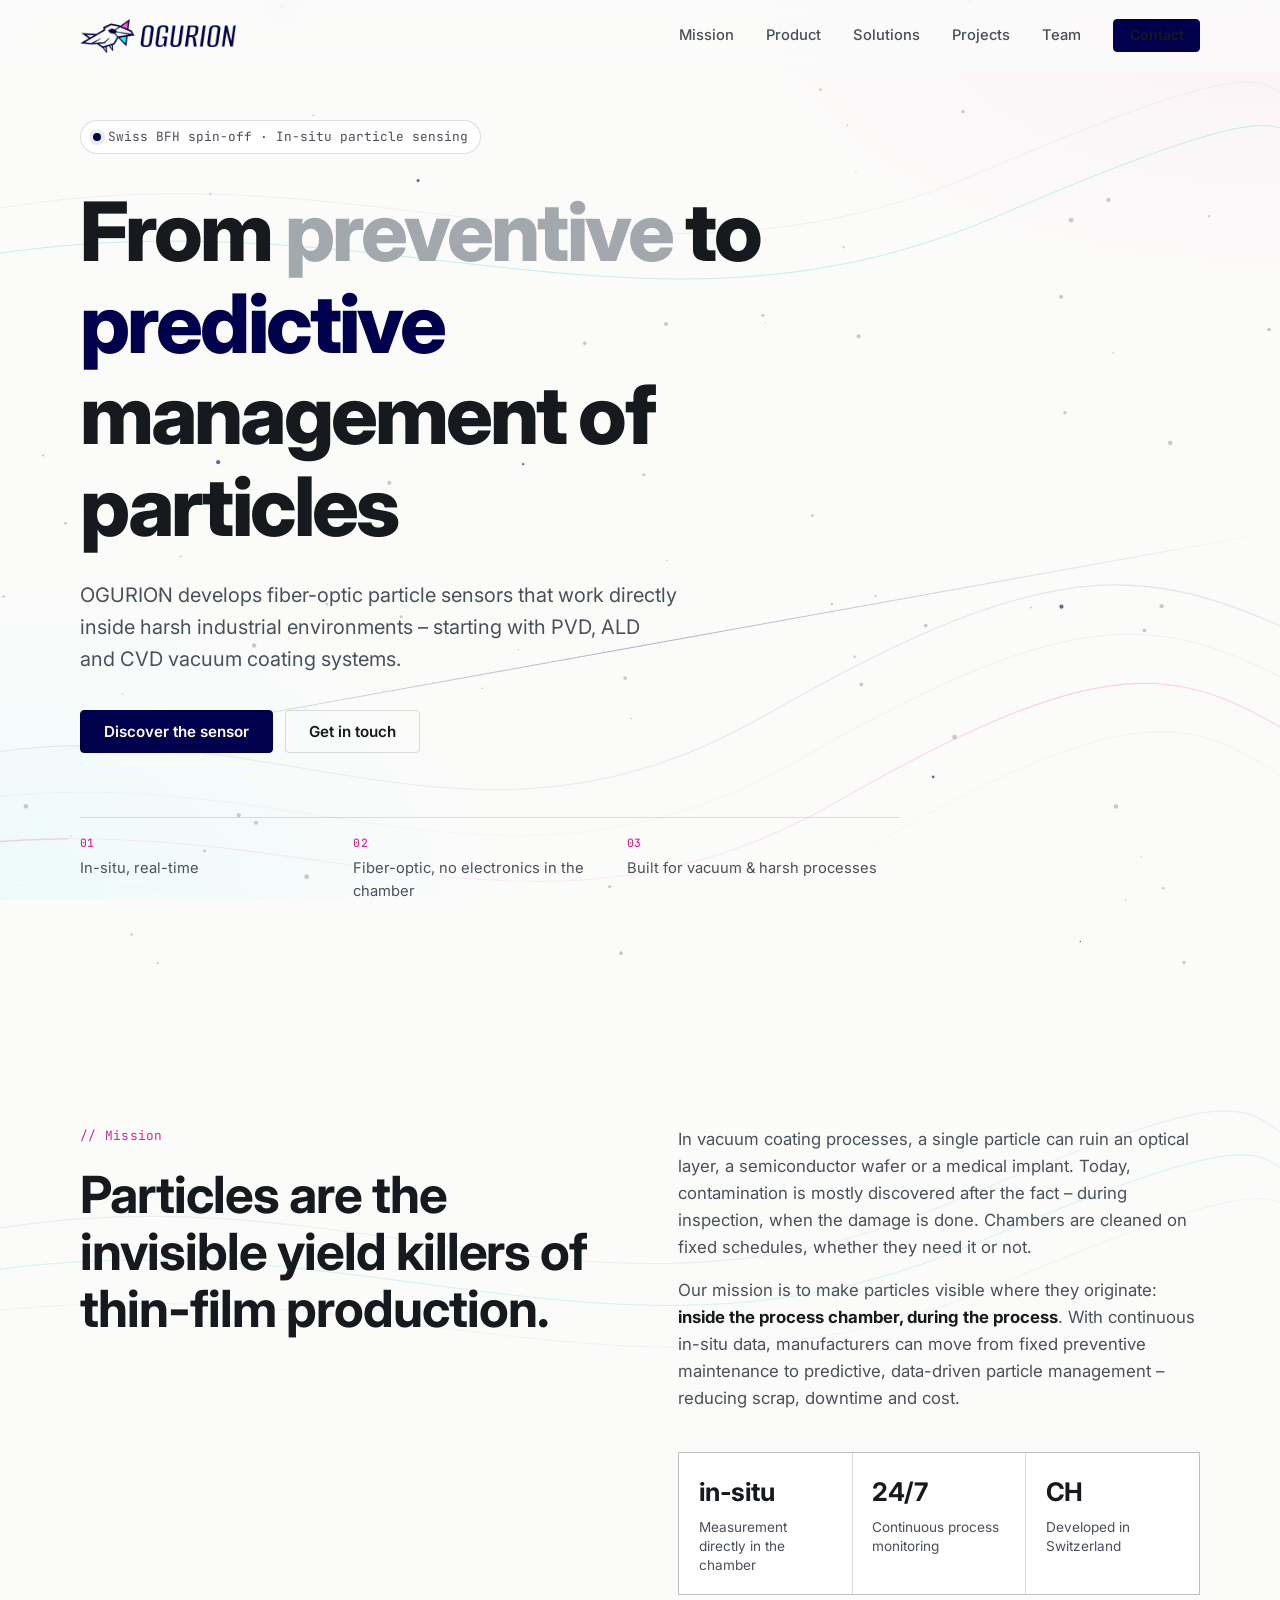
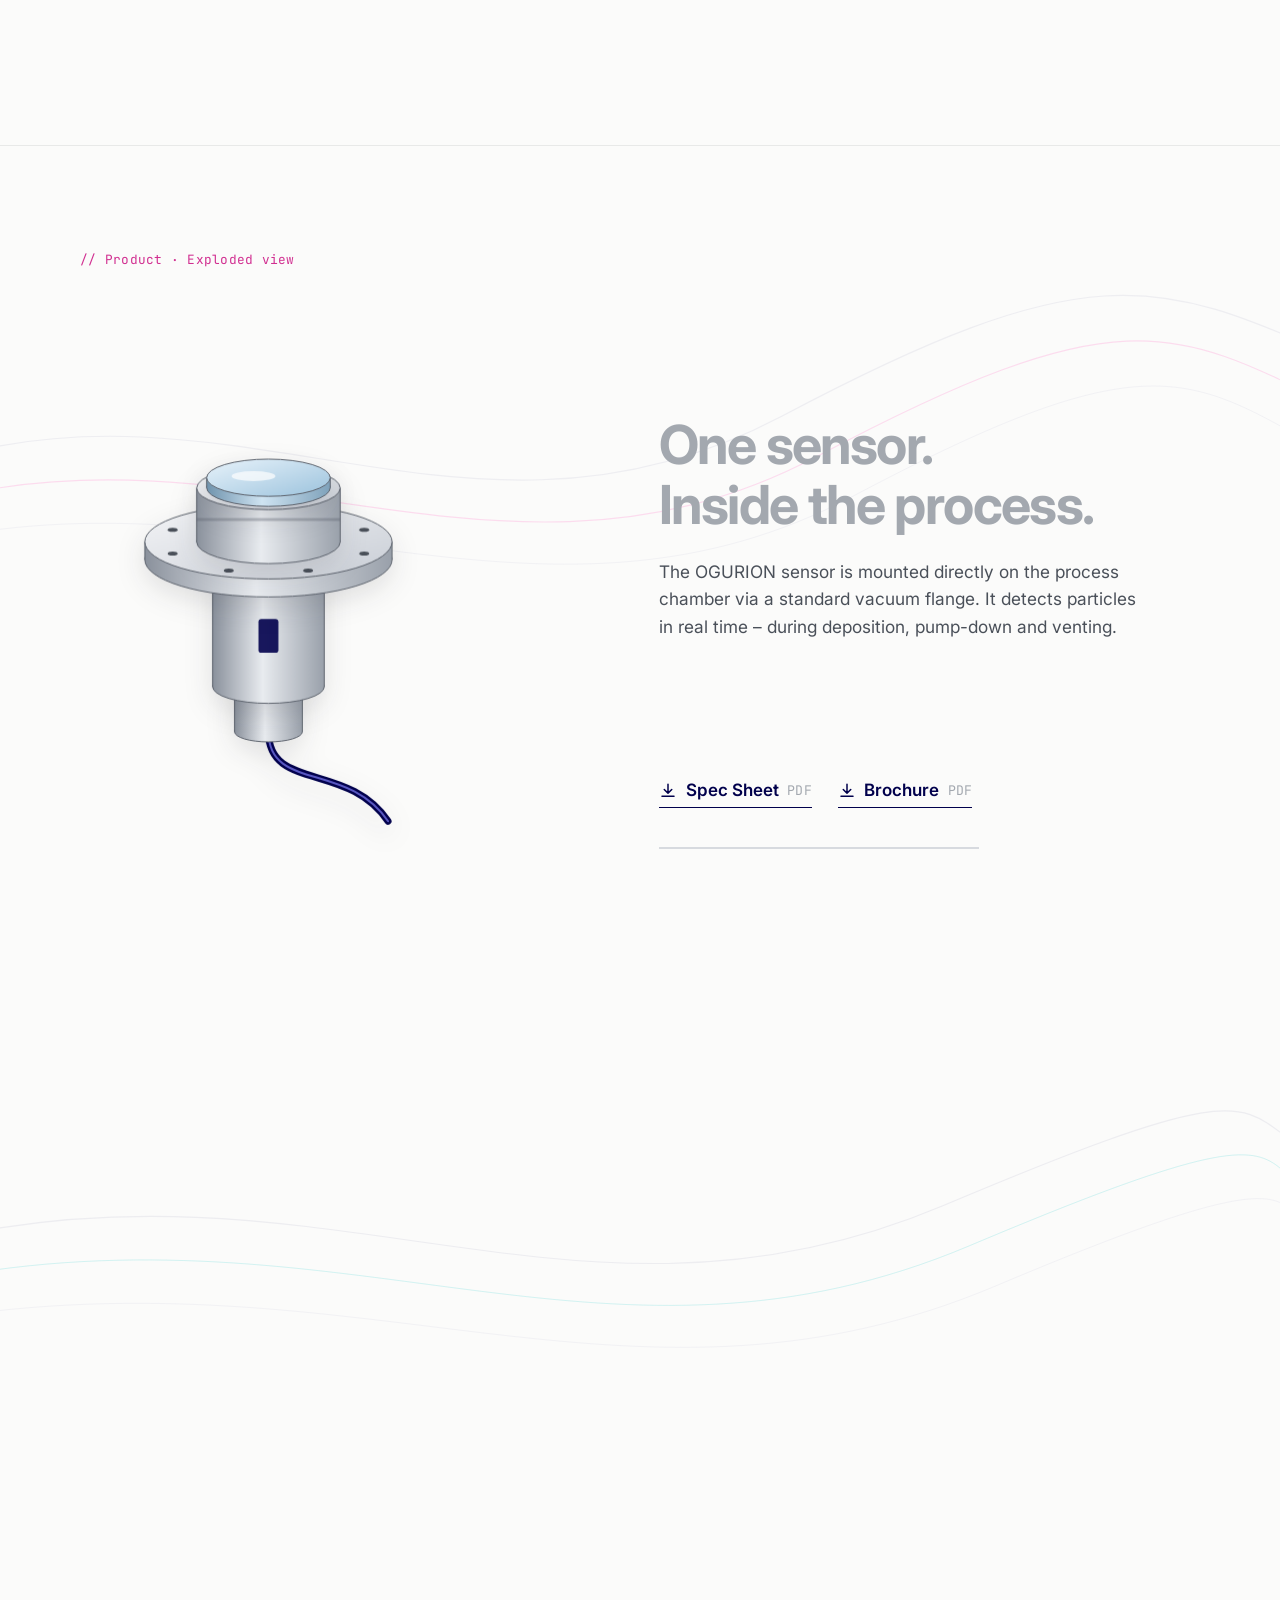
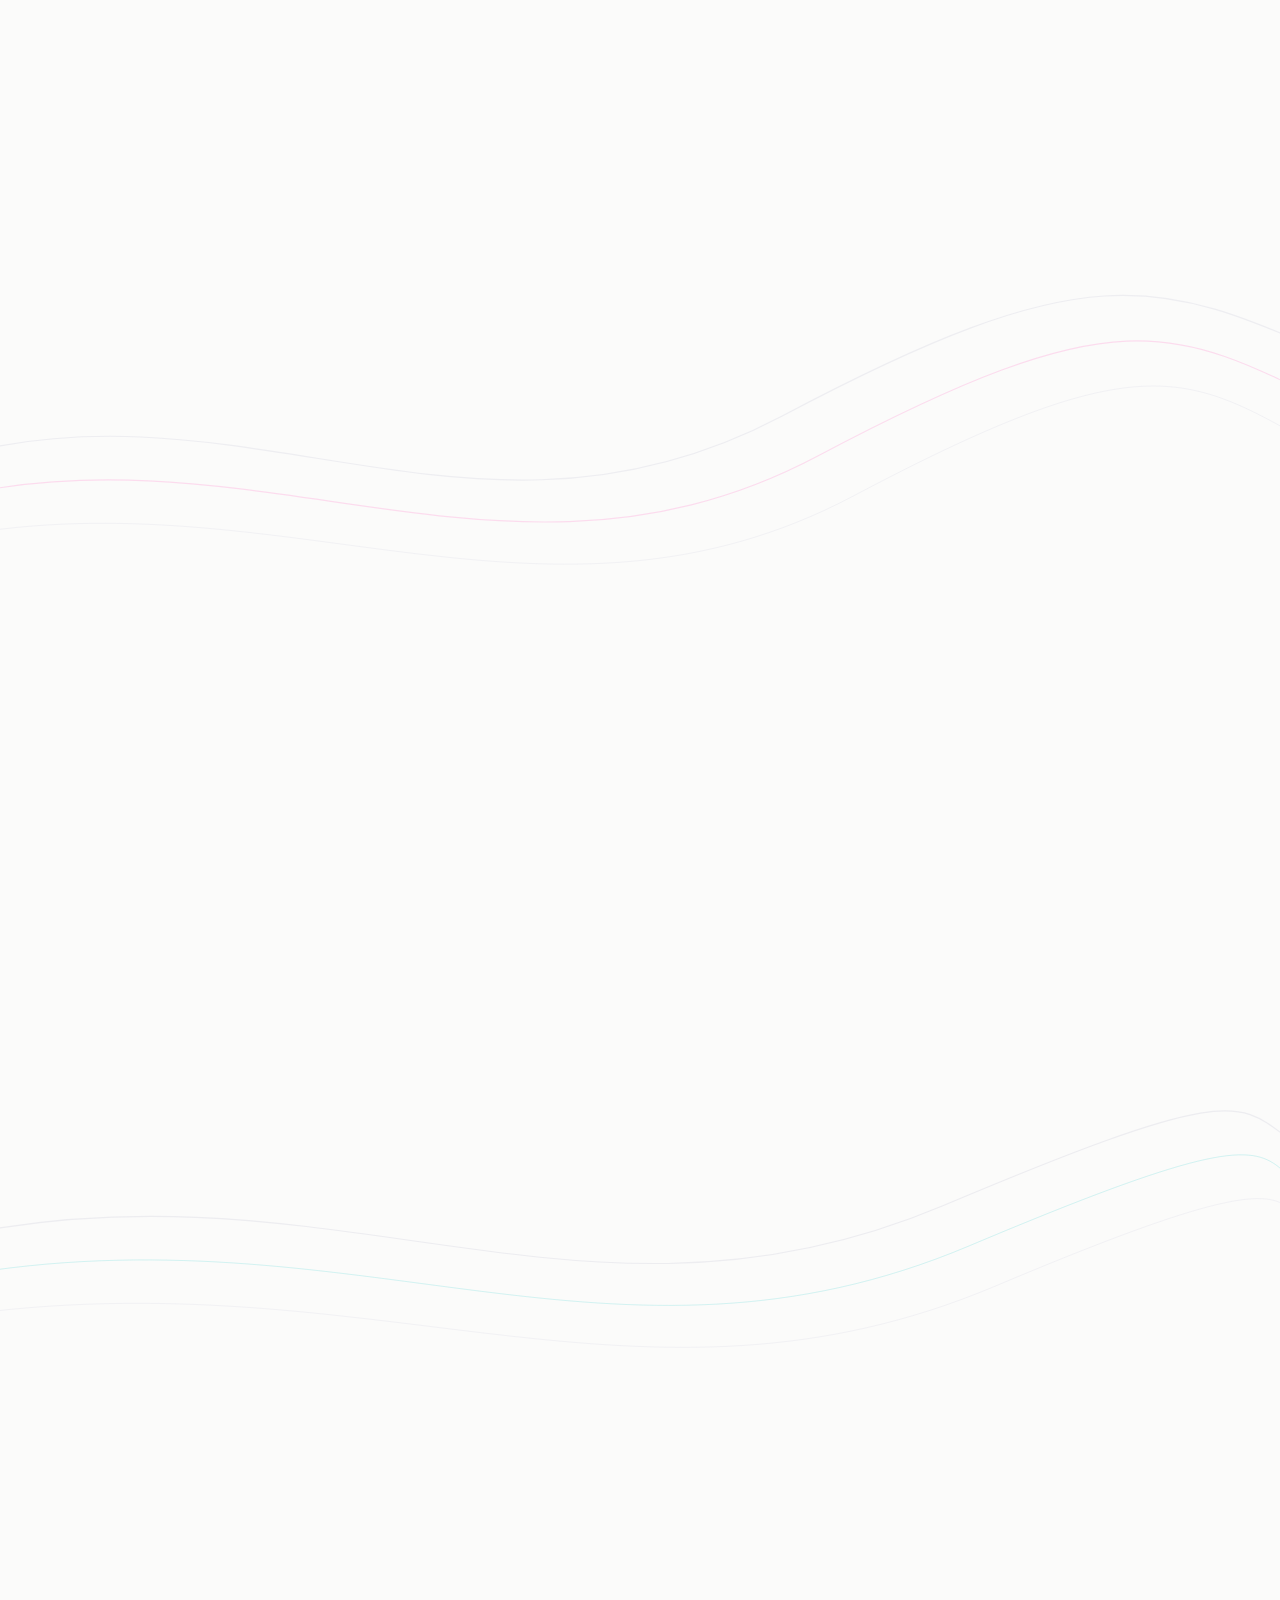
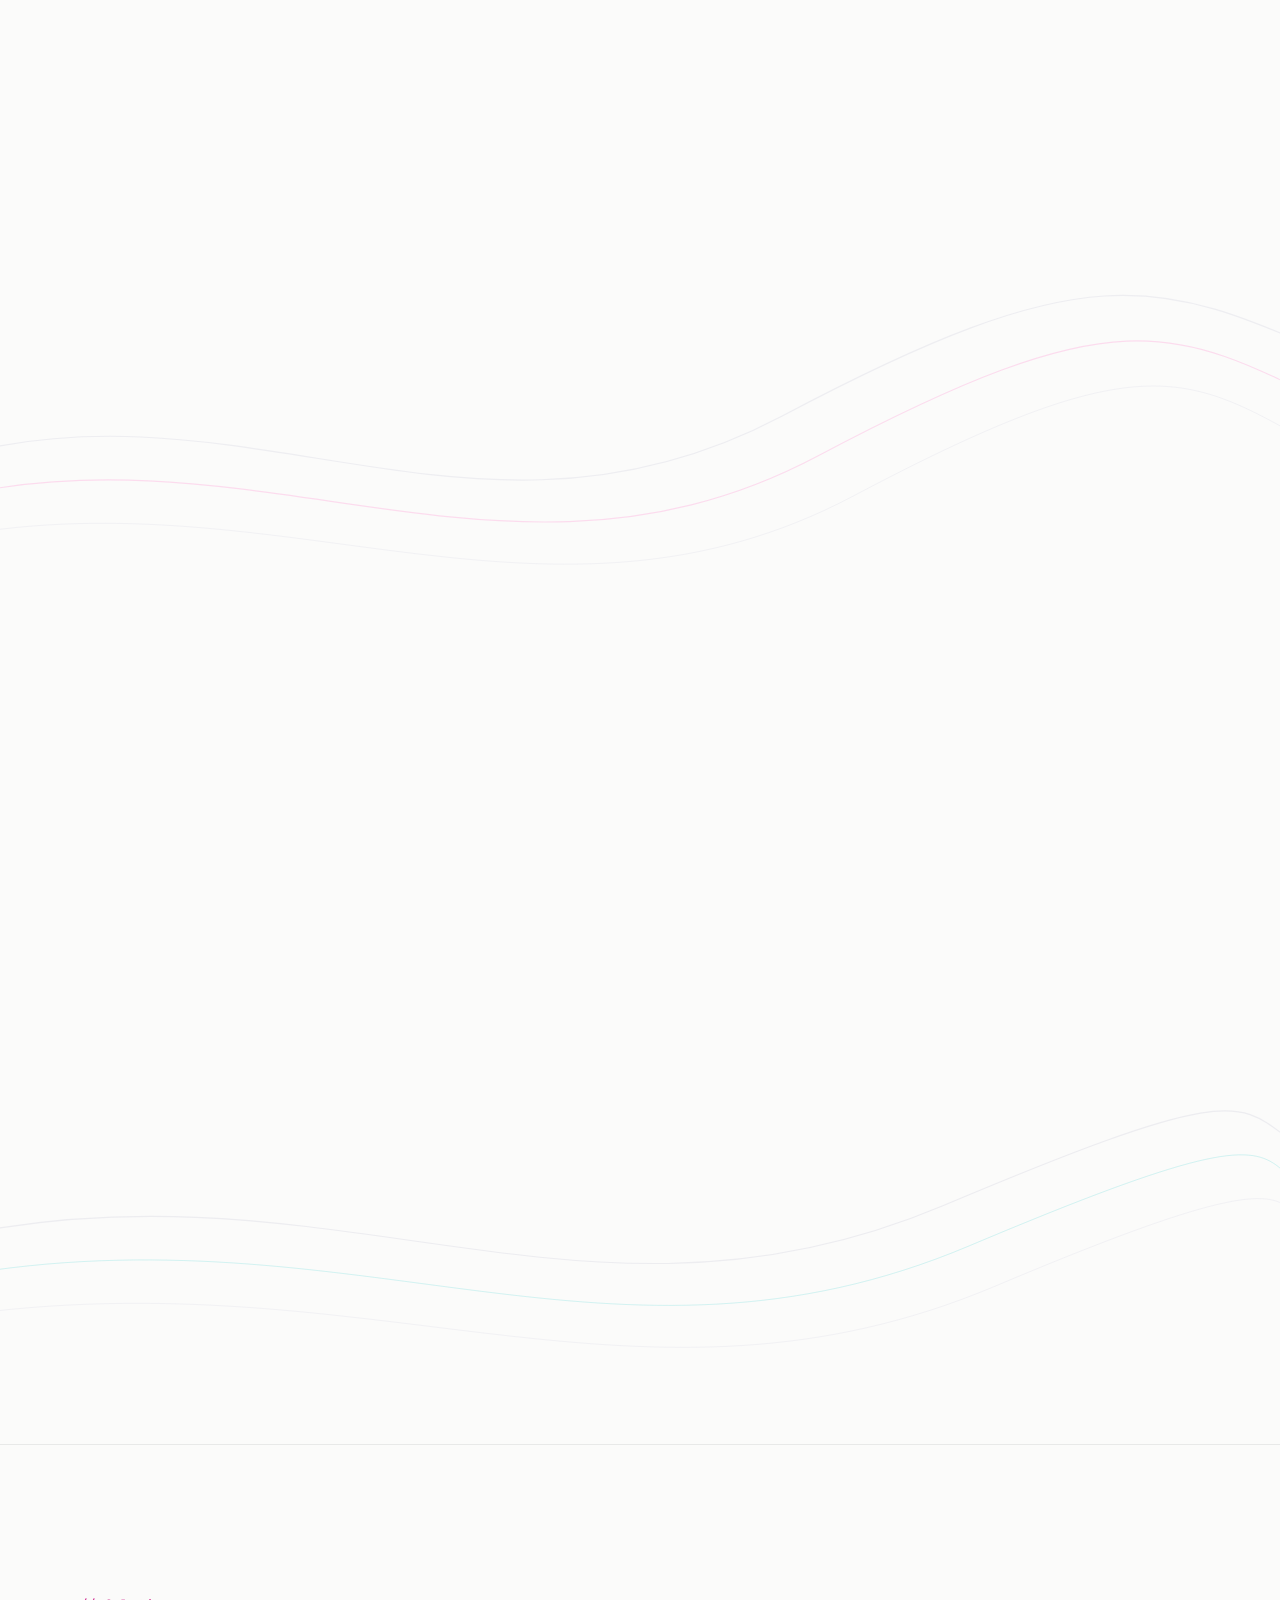
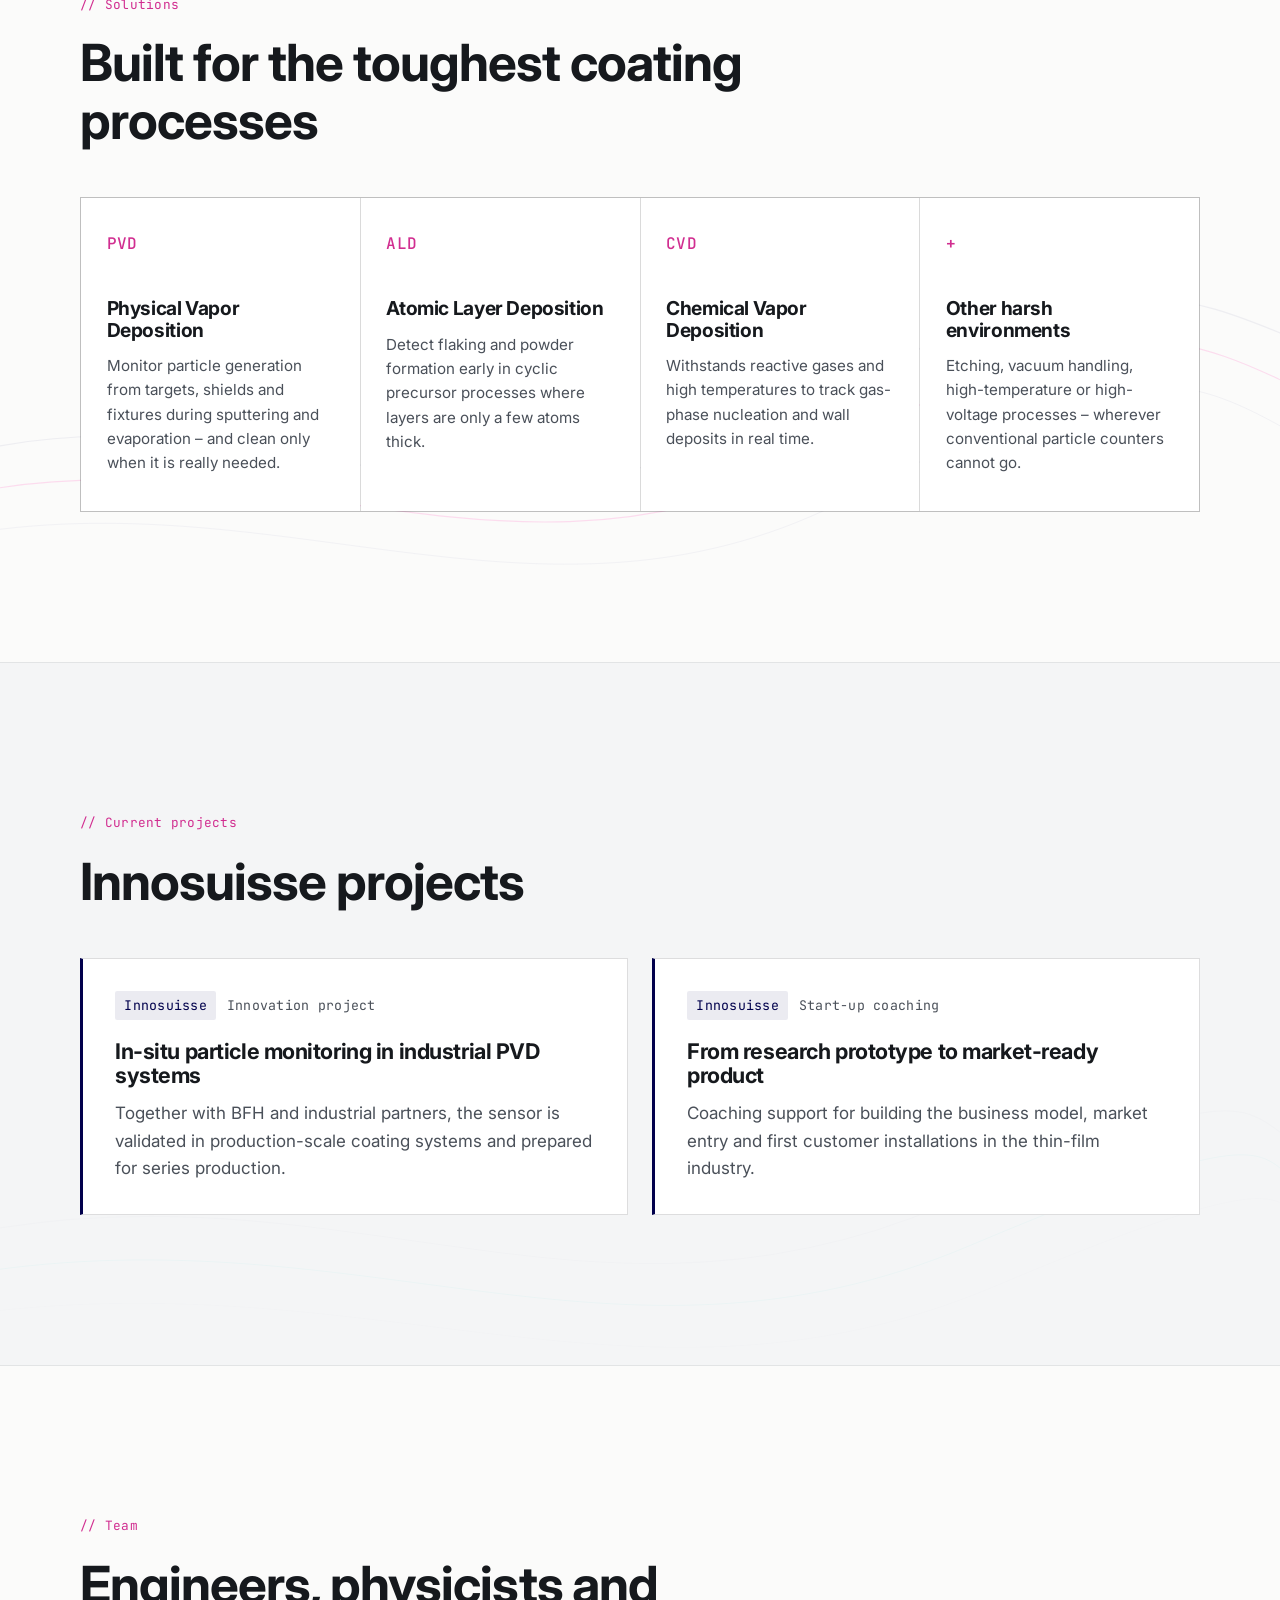
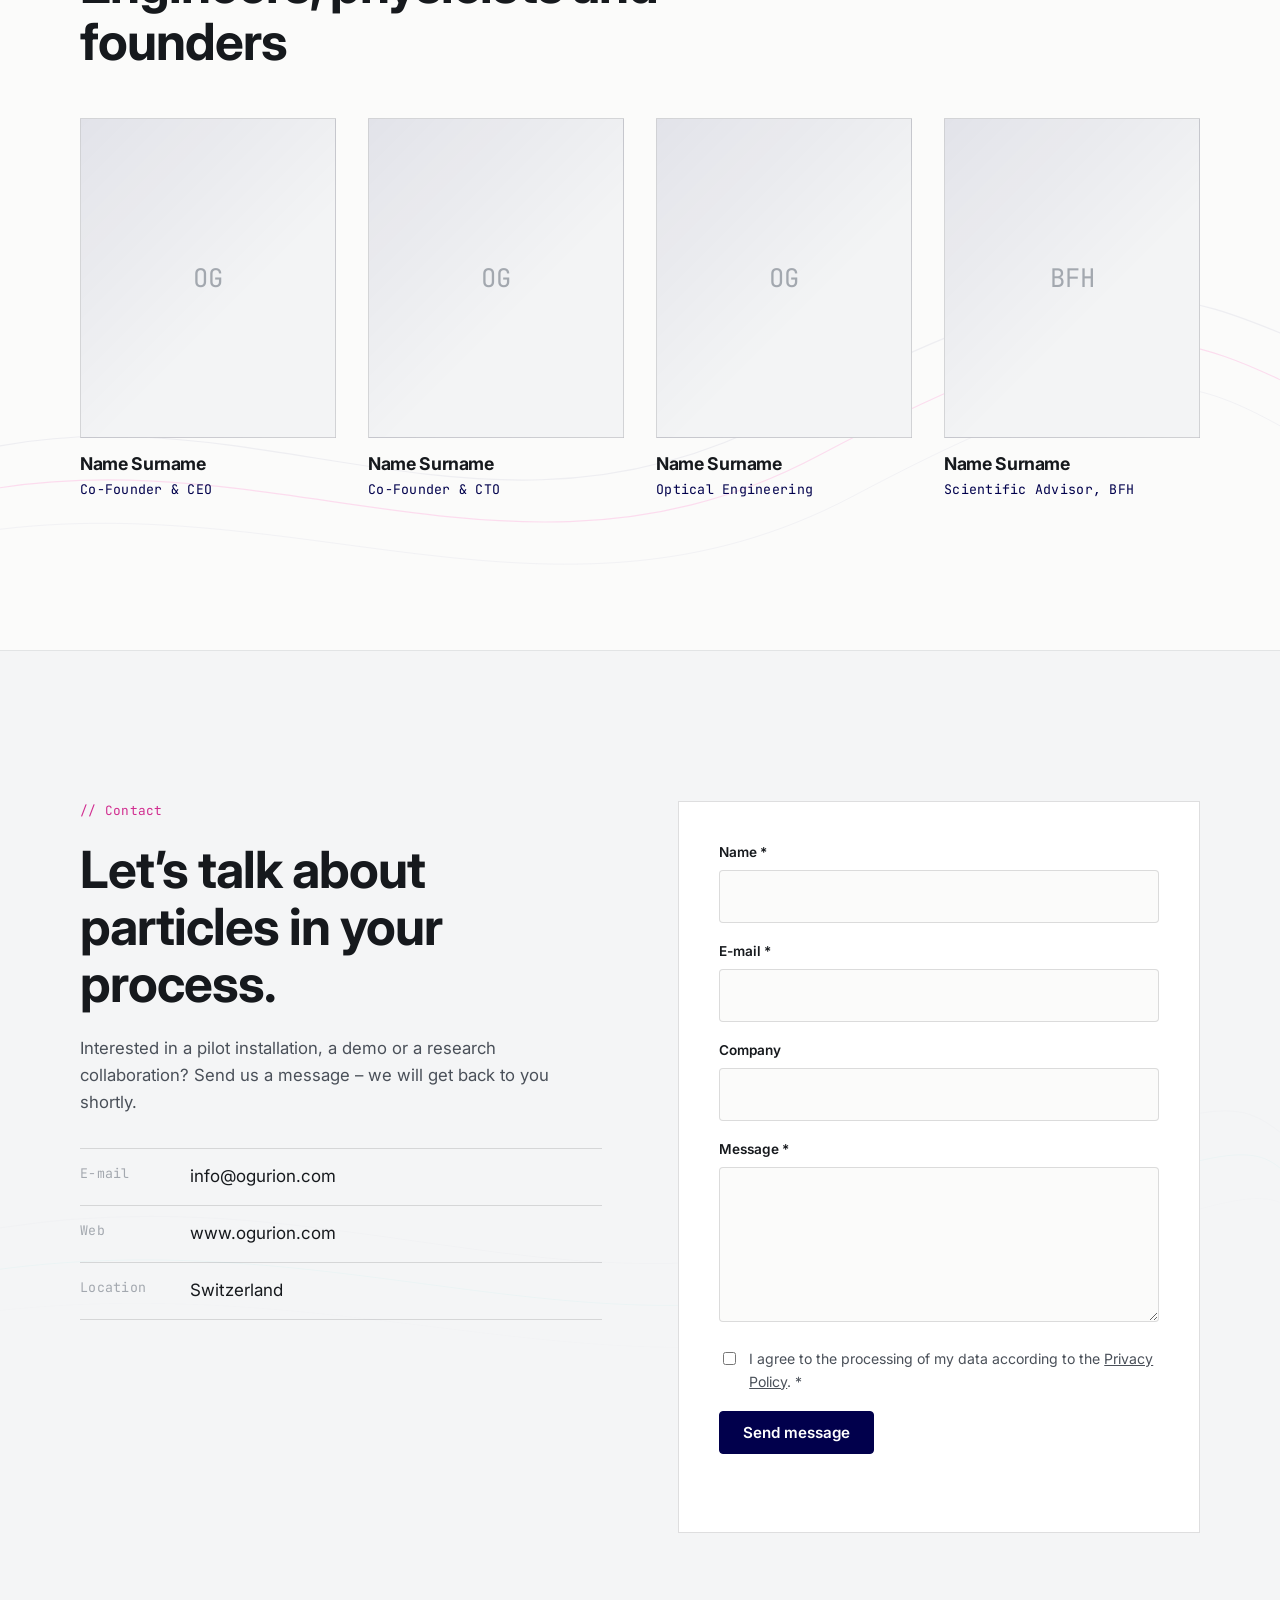
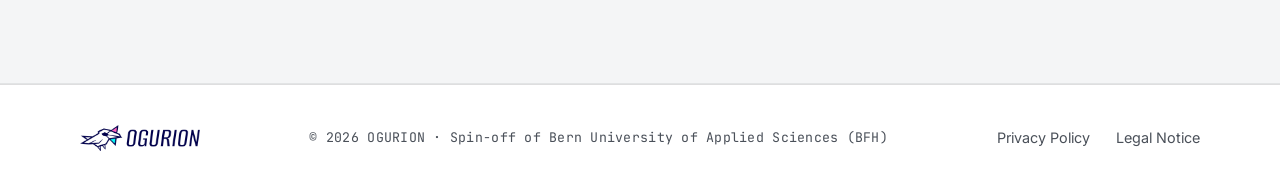
<file: index.html>
<!DOCTYPE html>
<html lang="en">
<head>
  <meta charset="UTF-8">
  <meta name="viewport" content="width=device-width, initial-scale=1">
  <title>OGURION – In-situ particle sensors for harsh industrial environments</title>
  <meta name="description" content="OGURION is a Swiss BFH spin-off developing fiber-optic in-situ particle sensors for PVD, ALD and CVD vacuum coating systems.">
  <link rel="icon" href="images/favicon.png" type="image/png">
  <link rel="preconnect" href="https://fonts.googleapis.com">
  <link rel="preconnect" href="https://fonts.gstatic.com" crossorigin>
  <link href="https://fonts.googleapis.com/css2?family=Inter:wght@300;400;500;600;700;800&family=JetBrains+Mono:wght@400;500&display=swap" rel="stylesheet">
  <link rel="stylesheet" href="styles.css">
  <!-- background variant: add ?bg=grid to the URL to show the grid instead of the fiber lines -->
  <script>if (/[?&]bg=grid\b/.test(location.search)) document.documentElement.classList.add('bg-grid');</script>
</head>
<body>

  <!-- ===== Header ===== -->
  <header class="site-header" id="top">
    <div class="container header-inner">
      <a href="#top" class="logo" aria-label="OGURION home">
        <img src="images/logo.png" alt="OGURION" width="138" height="30">
      </a>
      <button class="nav-toggle" aria-label="Open menu" aria-expanded="false" aria-controls="site-nav">
        <span></span><span></span>
      </button>
      <nav class="site-nav" id="site-nav">
        <a href="#mission">Mission</a>
        <a href="#product">Product</a>
        <a href="#solutions">Solutions</a>
        <a href="#projects">Projects</a>
        <a href="#team">Team</a>
        <a href="#contact" class="btn btn-small">Contact</a>
      </nav>
    </div>
  </header>

  <main>

    <!-- ===== Hero ===== -->
    <section class="hero">
      <svg class="hero-fibers" viewBox="0 0 1440 900" preserveAspectRatio="none" aria-hidden="true">
        <path class="f-faint" d="M-50 200 C 400 120, 700 300, 1100 160 S 1400 90, 1500 120"/>
        <path class="f-cyan"  d="M-50 240 C 420 170, 720 340, 1120 200 S 1420 130, 1500 160"/>
        <path class="f-blue"  d="M-50 700 C 300 640, 520 820, 860 660 S 1300 520, 1500 600"/>
        <path class="f-faint" d="M-50 740 C 320 690, 560 860, 900 700 S 1320 570, 1500 650"/>
        <path class="f-pink"  d="M-50 780 C 340 740, 600 900, 940 740 S 1340 620, 1500 700"/>
        <path class="f-pulse" pathLength="1" d="M-50 780 C 340 740, 600 900, 940 740 S 1340 620, 1500 700"/>
        <path class="f-faint" d="M-50 820 C 360 790, 640 940, 980 780 S 1360 670, 1500 750"/>
      </svg>
      <canvas class="hero-particles" aria-hidden="true"></canvas>
      <div class="container hero-inner">
        <p class="eyebrow"><span class="dot"></span> Swiss BFH spin-off · In-situ particle sensing</p>
        <h1>From <span class="muted">preventive</span> to <span class="accent">predictive</span> management of particles</h1>
        <p class="lead">OGURION develops fiber-optic particle sensors that work directly inside harsh industrial environments – starting with PVD, ALD and CVD vacuum coating systems.</p>
        <div class="hero-actions">
          <a href="#product" class="btn">Discover the sensor</a>
          <a href="#contact" class="btn btn-ghost">Get in touch</a>
        </div>
        <ul class="hero-facts">
          <li><span class="mono">01</span> In-situ, real-time</li>
          <li><span class="mono">02</span> Fiber-optic, no electronics in the chamber</li>
          <li><span class="mono">03</span> Built for vacuum &amp; harsh processes</li>
        </ul>
      </div>
    </section>

    <!-- everything below the hero sits on the subtle fiber-line background -->
    <div class="fiber-bg">

    <!-- ===== Mission ===== -->
    <section class="section" id="mission">
      <div class="container grid-2">
        <div>
          <p class="section-tag mono">// Mission</p>
          <h2>Particles are the invisible yield killers of thin-film production.</h2>
        </div>
        <div class="prose">
          <p>In vacuum coating processes, a single particle can ruin an optical layer, a semiconductor wafer or a medical implant. Today, contamination is mostly discovered after the fact – during inspection, when the damage is done. Chambers are cleaned on fixed schedules, whether they need it or not.</p>
          <p>Our mission is to make particles visible where they originate: <strong>inside the process chamber, during the process</strong>. With continuous in-situ data, manufacturers can move from fixed preventive maintenance to predictive, data-driven particle management – reducing scrap, downtime and cost.</p>
          <div class="stat-row">
            <div class="stat"><span class="stat-num">in-situ</span><span class="stat-label">Measurement directly in the chamber</span></div>
            <div class="stat"><span class="stat-num">24/7</span><span class="stat-label">Continuous process monitoring</span></div>
            <div class="stat"><span class="stat-num">CH</span><span class="stat-label">Developed in Switzerland</span></div>
          </div>
        </div>
      </div>
    </section>

    <!-- ===== Product / Exploded view ===== -->
    <section class="product" id="product" aria-label="Product">
      <div class="product-sticky">
        <div class="container product-inner">

          <!-- Left: exploded view -->
          <div class="explode" aria-hidden="false">
            <p class="section-tag mono">// Product · Exploded view</p>
            <div class="explode-stage">
              <!--
                Each part: replace src with your CAD rendering (transparent PNG/SVG, same width recommended).
                data-overlap: how much the part overlaps the part above when assembled (fraction of image width).
                data-label-x: where the label line starts (fraction of image width, i.e. right edge of the visible part).
              -->
              <figure class="part" data-overlap="0" data-label-x="0.74">
                <img src="images/sensor-01-window.svg" alt="Sapphire protective window">
                <figcaption class="part-label"><span class="mono">01</span> Sapphire window</figcaption>
              </figure>
              <figure class="part" data-overlap="0.173" data-label-x="0.78">
                <img src="images/sensor-02-optical-head.svg" alt="Optical measuring head">
                <figcaption class="part-label"><span class="mono">02</span> Optical head</figcaption>
              </figure>
              <figure class="part" data-overlap="0.237" data-label-x="0.94">
                <img src="images/sensor-03-flange.svg" alt="Vacuum flange">
                <figcaption class="part-label"><span class="mono">03</span> Vacuum flange</figcaption>
              </figure>
              <figure class="part" data-overlap="0.22" data-label-x="0.72">
                <img src="images/sensor-04-body.svg" alt="Sensor body">
                <figcaption class="part-label"><span class="mono">04</span> Sensor body</figcaption>
              </figure>
              <figure class="part" data-overlap="0.13" data-label-x="0.66">
                <img src="images/sensor-05-fiber.svg" alt="Fiber-optic connector and cable">
                <figcaption class="part-label"><span class="mono">05</span> Fiber connector</figcaption>
              </figure>
            </div>
          </div>

          <!-- Right: explanatory steps -->
          <div class="product-text">
            <div class="steps">
              <article class="step is-active">
                <h3>One sensor.<br>Inside the process.</h3>
                <p>The OGURION sensor is mounted directly on the process chamber via a standard vacuum flange. It detects particles in real time – during deposition, pump-down and venting.</p>
              </article>
              <article class="step">
                <h3>Optical head &amp; sapphire window</h3>
                <p>A robust sapphire window protects the optics against coating, heat and aggressive process gases. The optical head defines the measurement volume in the chamber.</p>
              </article>
              <article class="step">
                <h3>Vacuum-ready flange</h3>
                <p>Standard flange interfaces allow retrofitting into existing PVD, ALD and CVD systems without changing the chamber design.</p>
              </article>
              <article class="step">
                <h3>Glass fiber instead of electronics</h3>
                <p>Light is guided through optical fibers – no electronics in the chamber. The sensor is immune to plasma, RF fields and high temperatures.</p>
              </article>
              <article class="step">
                <h3>Data for predictive maintenance</h3>
                <p>The evaluation unit outside the chamber turns optical signals into particle counts and trends – the basis for predictive cleaning and maintenance.</p>
              </article>
            </div>
            <div class="downloads">
              <a href="docs/OGURION_Spec_Sheet.pdf" class="download" download>
                <svg viewBox="0 0 24 24" aria-hidden="true"><path d="M12 3v12m0 0l-5-5m5 5l5-5M4 19h16"/></svg>
                Spec Sheet <span class="mono">PDF</span>
              </a>
              <a href="docs/OGURION_Brochure.pdf" class="download" download>
                <svg viewBox="0 0 24 24" aria-hidden="true"><path d="M12 3v12m0 0l-5-5m5 5l5-5M4 19h16"/></svg>
                Brochure <span class="mono">PDF</span>
              </a>
            </div>
            <div class="progress" aria-hidden="true"><span class="progress-bar"></span></div>
          </div>

        </div>
      </div>
    </section>

    <!-- ===== Solutions ===== -->
    <section class="section" id="solutions">
      <div class="container">
        <p class="section-tag mono">// Solutions</p>
        <h2 class="section-title">Built for the toughest coating processes</h2>
        <div class="cards">
          <article class="card">
            <span class="card-code mono">PVD</span>
            <h3>Physical Vapor Deposition</h3>
            <p>Monitor particle generation from targets, shields and fixtures during sputtering and evaporation – and clean only when it is really needed.</p>
          </article>
          <article class="card">
            <span class="card-code mono">ALD</span>
            <h3>Atomic Layer Deposition</h3>
            <p>Detect flaking and powder formation early in cyclic precursor processes where layers are only a few atoms thick.</p>
          </article>
          <article class="card">
            <span class="card-code mono">CVD</span>
            <h3>Chemical Vapor Deposition</h3>
            <p>Withstands reactive gases and high temperatures to track gas-phase nucleation and wall deposits in real time.</p>
          </article>
          <article class="card">
            <span class="card-code mono">+</span>
            <h3>Other harsh environments</h3>
            <p>Etching, vacuum handling, high-temperature or high-voltage processes – wherever conventional particle counters cannot go.</p>
          </article>
        </div>
      </div>
    </section>

    <!-- ===== Projects ===== -->
    <section class="section section-alt" id="projects">
      <div class="container">
        <p class="section-tag mono">// Current projects</p>
        <h2 class="section-title">Innosuisse projects</h2>
        <div class="projects">
          <article class="project">
            <div class="project-meta mono"><span class="badge">Innosuisse</span> Innovation project</div>
            <h3>In-situ particle monitoring in industrial PVD systems</h3>
            <p>Together with BFH and industrial partners, the sensor is validated in production-scale coating systems and prepared for series production.</p>
          </article>
          <article class="project">
            <div class="project-meta mono"><span class="badge">Innosuisse</span> Start-up coaching</div>
            <h3>From research prototype to market-ready product</h3>
            <p>Coaching support for building the business model, market entry and first customer installations in the thin-film industry.</p>
          </article>
        </div>
      </div>
    </section>

    <!-- ===== Team ===== -->
    <section class="section" id="team">
      <div class="container">
        <p class="section-tag mono">// Team</p>
        <h2 class="section-title">Engineers, physicists and founders</h2>
        <div class="team">
          <!-- Replace names, roles and photos (e.g. images/team-1.jpg) -->
          <article class="member">
            <div class="avatar"><span>OG</span></div>
            <h3>Name Surname</h3>
            <p class="role mono">Co-Founder &amp; CEO</p>
          </article>
          <article class="member">
            <div class="avatar"><span>OG</span></div>
            <h3>Name Surname</h3>
            <p class="role mono">Co-Founder &amp; CTO</p>
          </article>
          <article class="member">
            <div class="avatar"><span>OG</span></div>
            <h3>Name Surname</h3>
            <p class="role mono">Optical Engineering</p>
          </article>
          <article class="member">
            <div class="avatar"><span>BFH</span></div>
            <h3>Name Surname</h3>
            <p class="role mono">Scientific Advisor, BFH</p>
          </article>
        </div>
      </div>
    </section>

    <!-- ===== Contact ===== -->
    <section class="section section-alt" id="contact">
      <div class="container grid-2">
        <div>
          <p class="section-tag mono">// Contact</p>
          <h2>Let’s talk about particles in your process.</h2>
          <p class="prose">Interested in a pilot installation, a demo or a research collaboration? Send us a message – we will get back to you shortly.</p>
          <ul class="contact-list">
            <li><span class="mono">E-mail</span><a href="mailto:info@ogurion.com">info@ogurion.com</a></li>
            <li><span class="mono">Web</span><a href="https://www.ogurion.com">www.ogurion.com</a></li>
            <li><span class="mono">Location</span>Switzerland</li>
          </ul>
        </div>
        <form class="contact-form" id="contact-form" novalidate>
          <div class="field">
            <label for="name">Name *</label>
            <input id="name" name="name" type="text" autocomplete="name" required>
          </div>
          <div class="field">
            <label for="email">E-mail *</label>
            <input id="email" name="email" type="email" autocomplete="email" required>
          </div>
          <div class="field">
            <label for="company">Company</label>
            <input id="company" name="company" type="text" autocomplete="organization">
          </div>
          <div class="field">
            <label for="message">Message *</label>
            <textarea id="message" name="message" rows="5" required></textarea>
          </div>
          <label class="check">
            <input type="checkbox" name="privacy" required>
            <span>I agree to the processing of my data according to the <a href="privacy.html">Privacy Policy</a>. *</span>
          </label>
          <button type="submit" class="btn">Send message</button>
          <p class="form-status" role="status" aria-live="polite"></p>
        </form>
      </div>
    </section>

    </div>

  </main>

  <!-- ===== Footer ===== -->
  <footer class="site-footer">
    <div class="container footer-inner">
      <img src="images/logo.png" alt="OGURION" width="120" height="26">
      <p class="mono">© <span id="year"></span> OGURION · Spin-off of Bern University of Applied Sciences (BFH)</p>
      <nav>
        <a href="privacy.html">Privacy Policy</a>
        <a href="legal.html">Legal Notice</a>
      </nav>
    </div>
  </footer>

  <script src="script.js"></script>
</body>
</html>
</file>
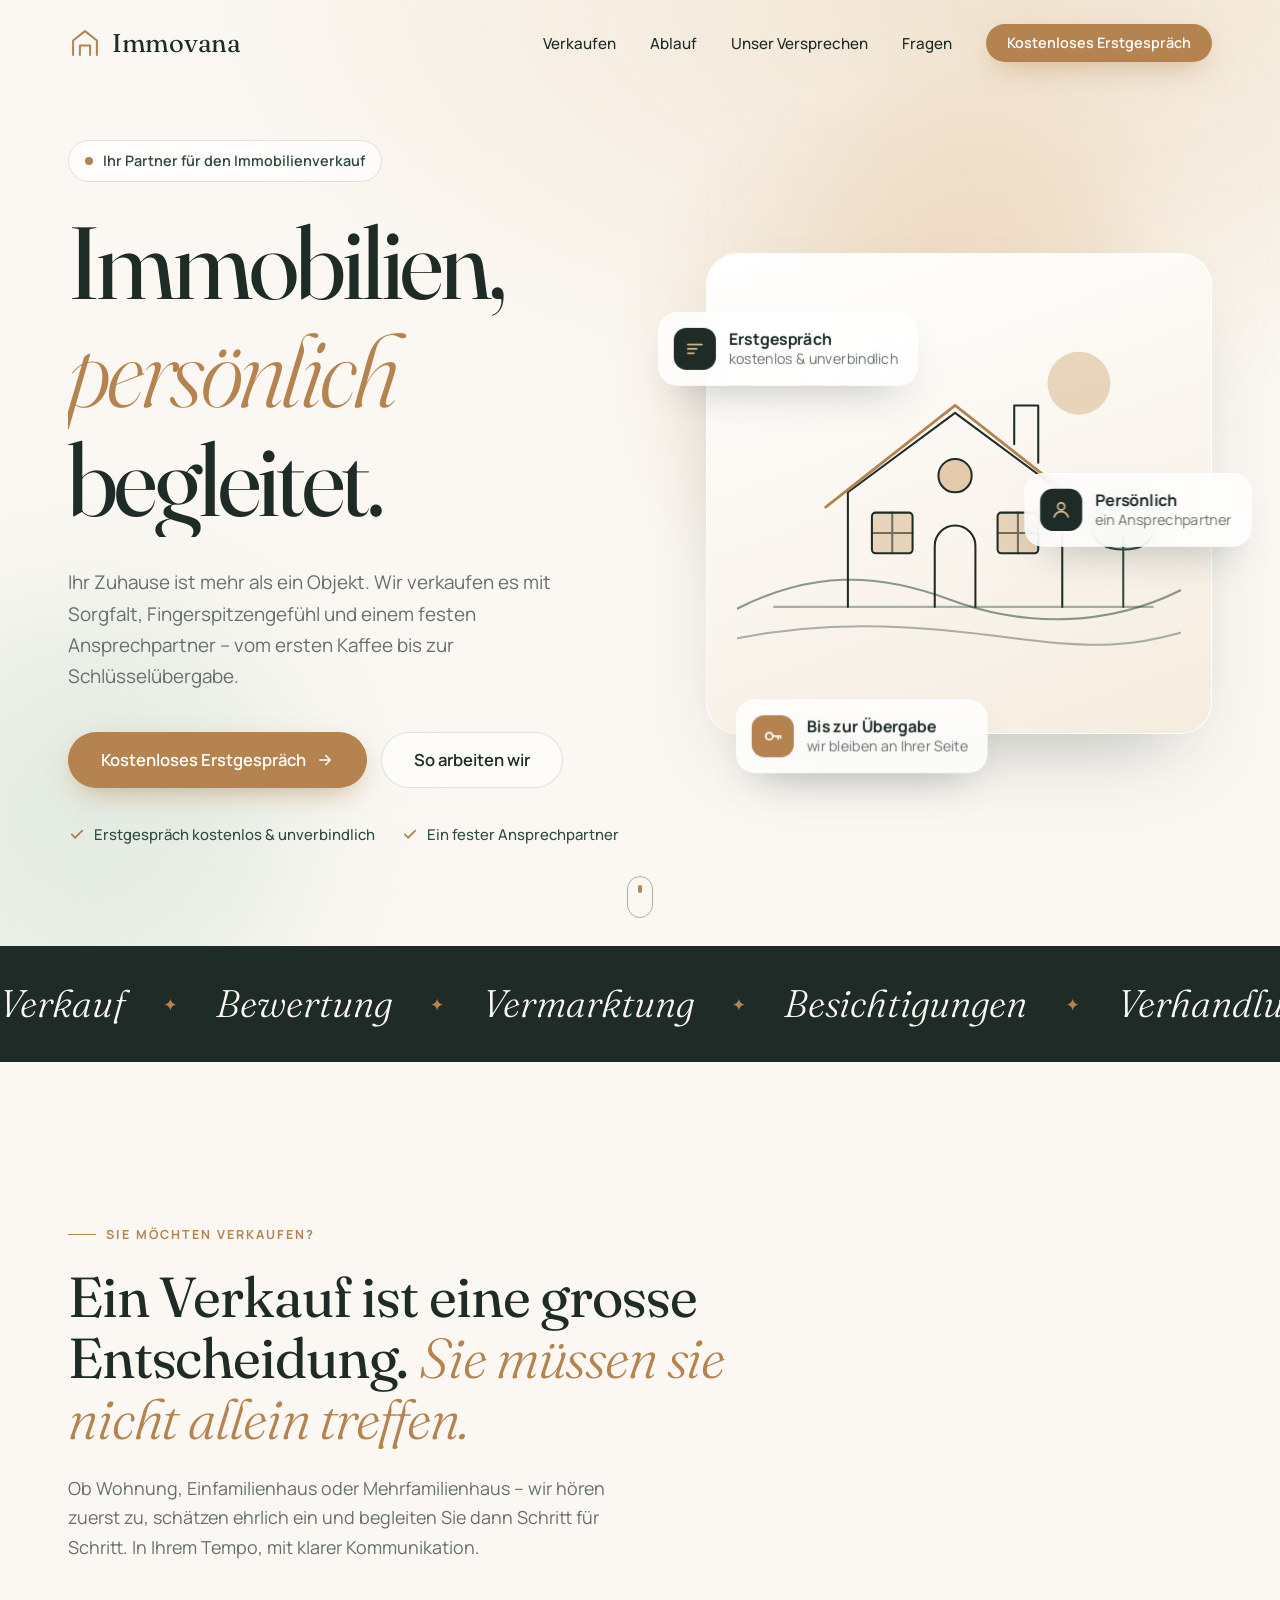
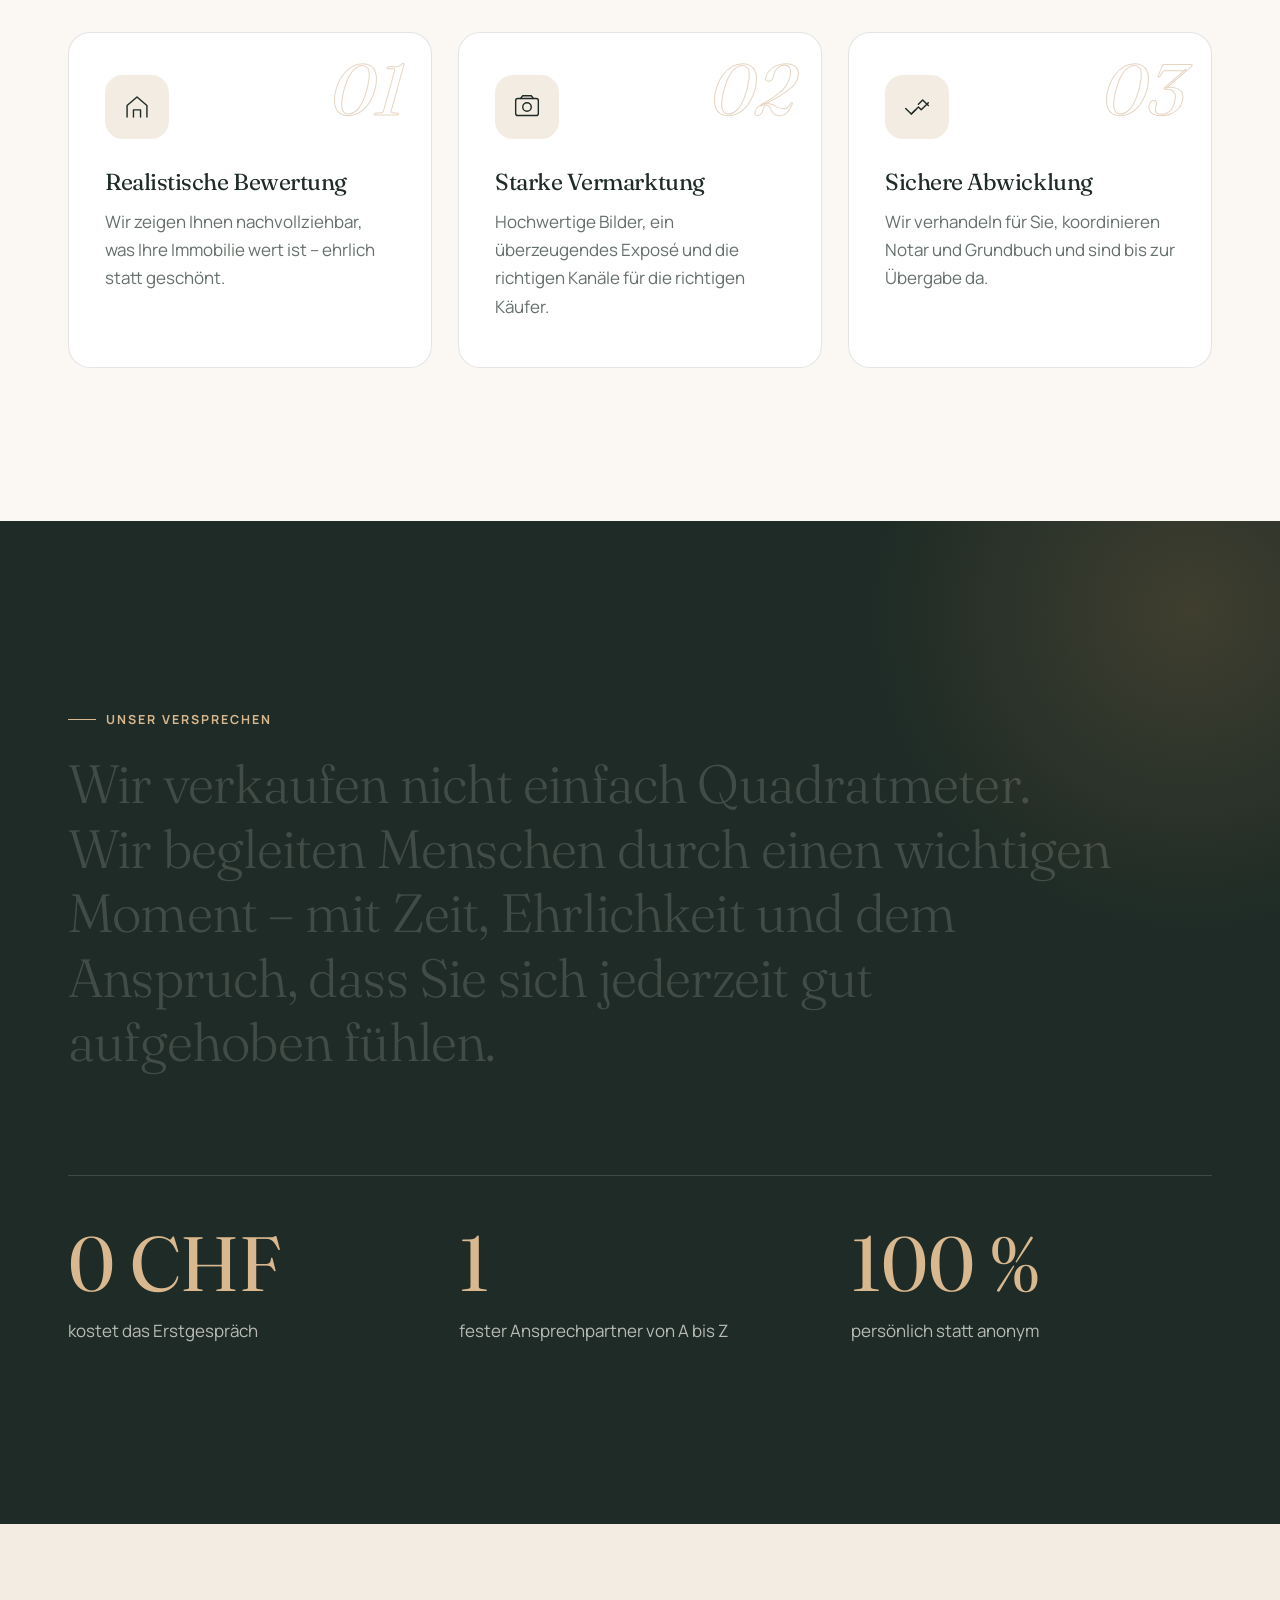
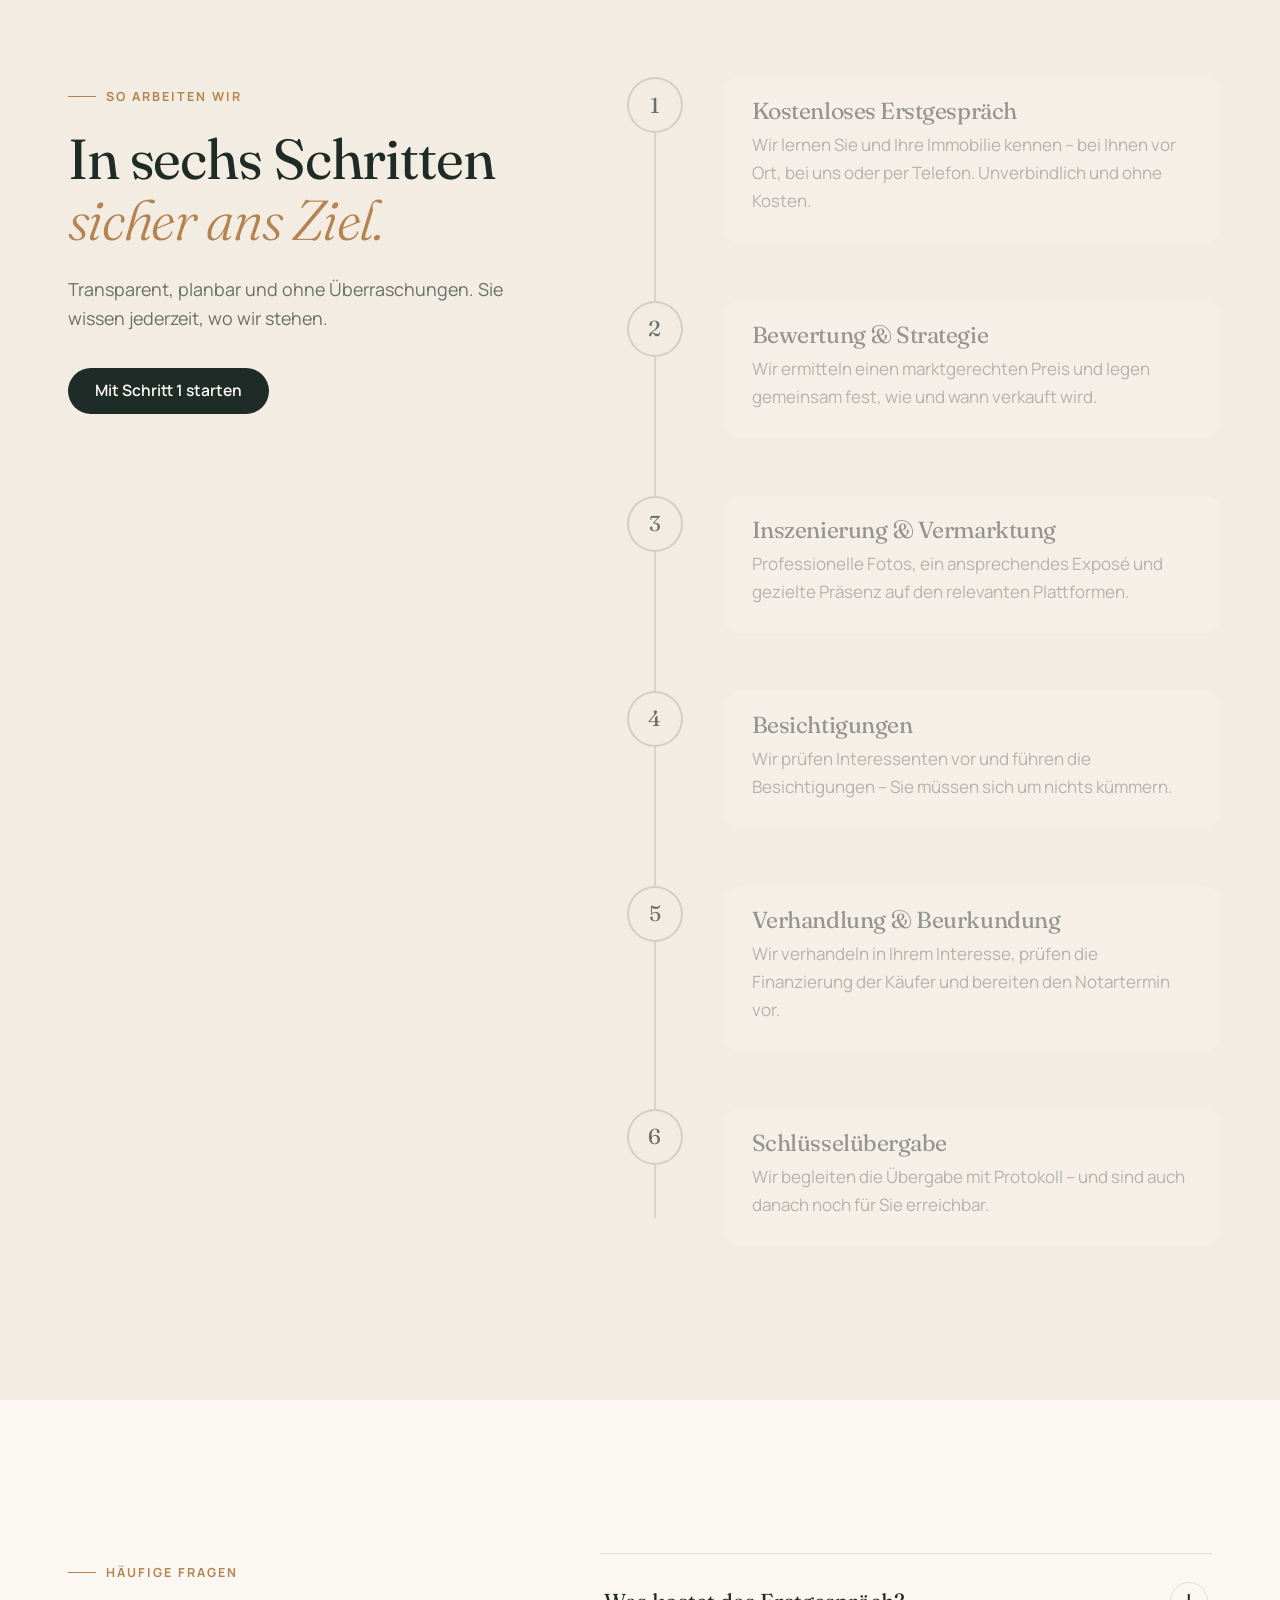
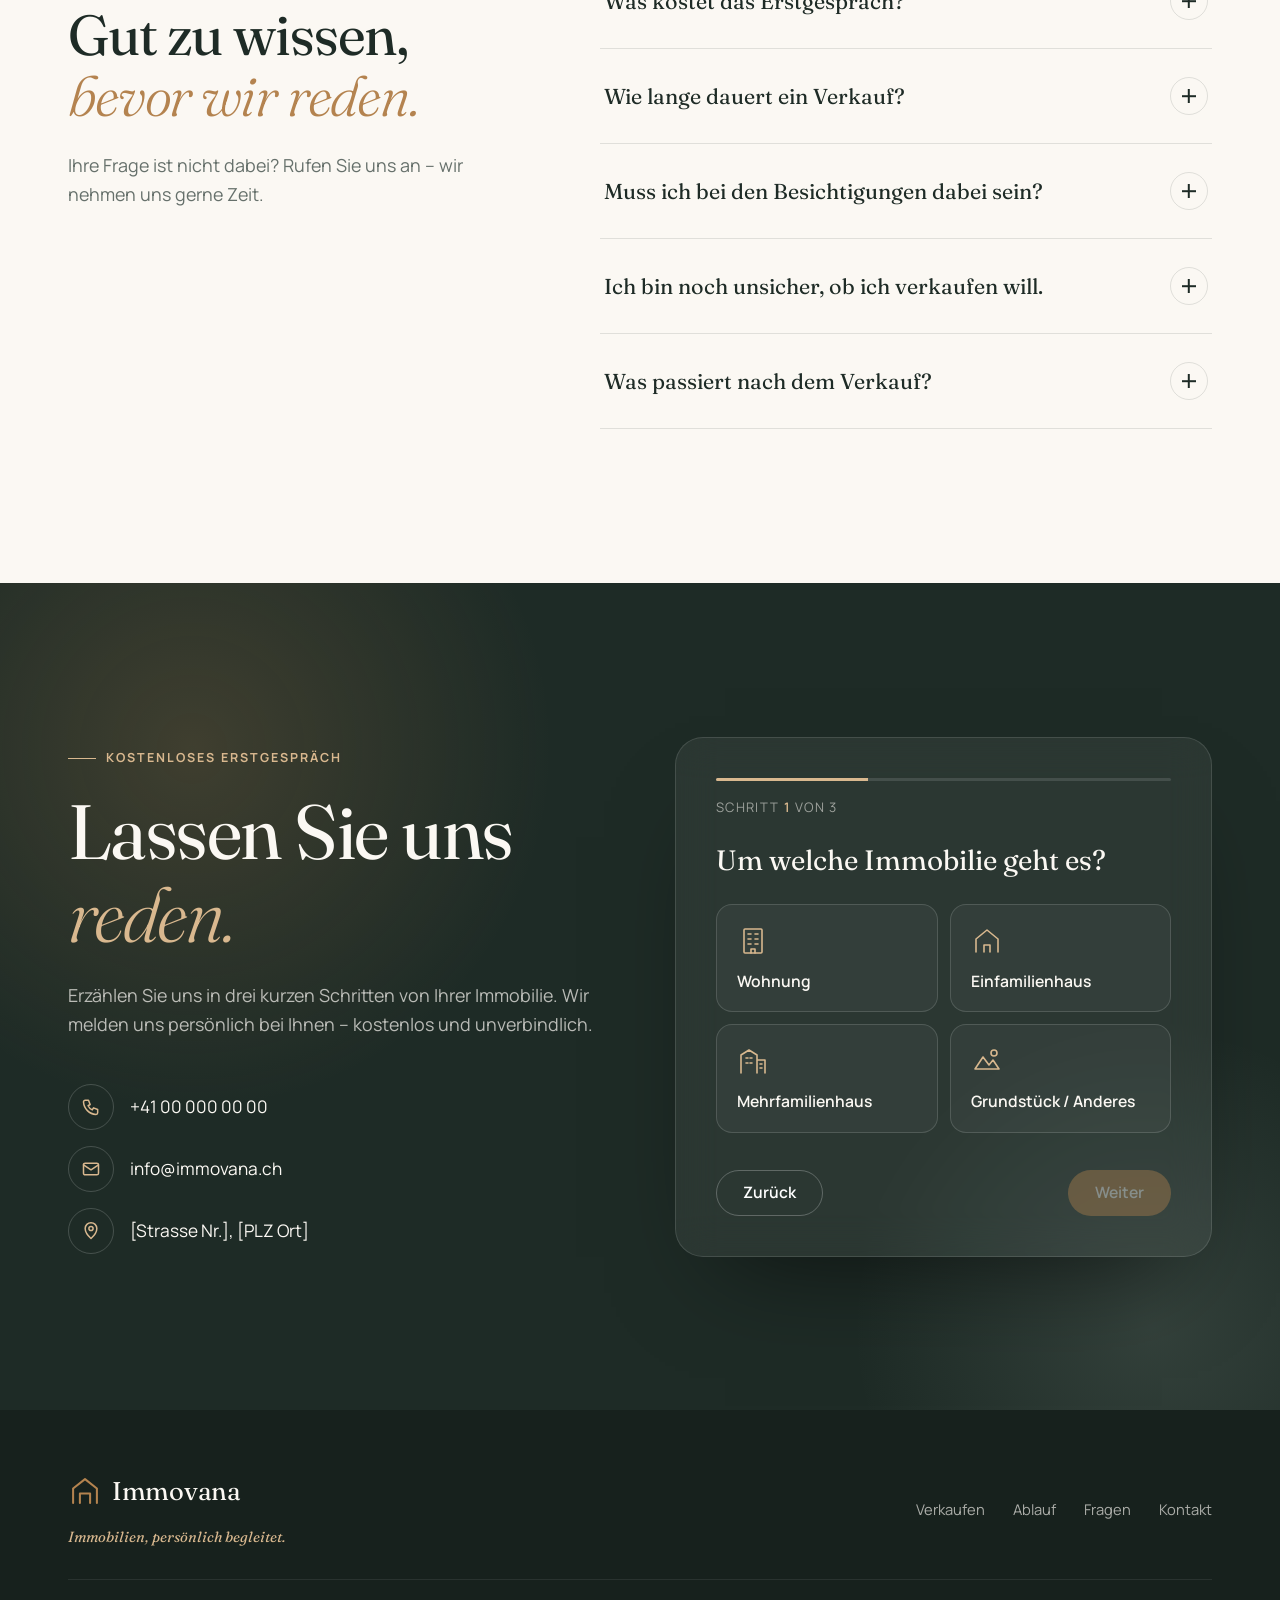
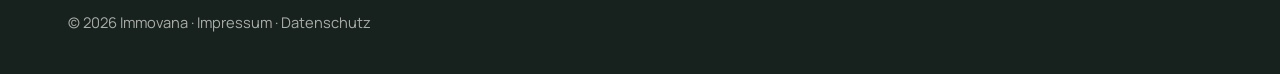
<file: immovana/index.html>
<!DOCTYPE html>
<html lang="de-CH">
<head>
  <meta charset="UTF-8">
  <meta name="viewport" content="width=device-width, initial-scale=1">
  <title>Immovana – Immobilien, persönlich begleitet</title>
  <meta name="description" content="Immovana begleitet Sie persönlich beim Verkauf Ihrer Immobilie – von der ersten Einschätzung bis zur Schlüsselübergabe. Das Erstgespräch ist immer kostenlos.">
  <meta name="theme-color" content="#1E2B26">
  <link rel="icon" href="favicon.svg" type="image/svg+xml">
  <link rel="preconnect" href="https://fonts.googleapis.com">
  <link rel="preconnect" href="https://fonts.gstatic.com" crossorigin>
  <link href="https://fonts.googleapis.com/css2?family=Fraunces:ital,opsz,wght@0,9..144,300..600;1,9..144,300..500&family=Manrope:wght@400;500;600;700&display=swap" rel="stylesheet">
  <link rel="stylesheet" href="styles.css">
</head>
<body>

  <!-- ===== Header ===== -->
  <header class="site-header" id="top">
    <div class="container header-inner">
      <a href="#top" class="logo" aria-label="Immovana Startseite">
        <svg class="logo-mark" viewBox="0 0 40 40" aria-hidden="true">
          <path d="M6 34V17L20 6l14 11v17" />
          <path d="M14 34V23h12v11" />
        </svg>
        <span class="logo-word">Immovana</span>
      </a>
      <nav class="site-nav" id="site-nav">
        <a href="#verkaufen">Verkaufen</a>
        <a href="#ablauf">Ablauf</a>
        <a href="#versprechen">Unser Versprechen</a>
        <a href="#fragen">Fragen</a>
        <a href="#kontakt" class="btn btn-small btn-brass magnetic">Kostenloses Erstgespräch</a>
      </nav>
      <button class="nav-toggle" aria-label="Menü öffnen" aria-expanded="false" aria-controls="site-nav">
        <span></span><span></span>
      </button>
    </div>
  </header>

  <main>

    <!-- ===== Hero ===== -->
    <section class="hero" id="hero">
      <div class="hero-glow" aria-hidden="true"></div>
      <div class="hero-blob hero-blob-1" aria-hidden="true"></div>
      <div class="hero-blob hero-blob-2" aria-hidden="true"></div>

      <div class="container hero-grid">
        <div class="hero-copy">
          <p class="eyebrow reveal"><span class="dot"></span>Ihr Partner für den Immobilienverkauf</p>
          <h1 class="hero-title">
            <span class="line"><span class="word">Immobilien,</span></span>
            <span class="line"><em class="word">persönlich</em></span>
            <span class="line"><span class="word">begleitet.</span></span>
          </h1>
          <p class="hero-lead reveal">
            Ihr Zuhause ist mehr als ein Objekt. Wir verkaufen es mit Sorgfalt, Fingerspitzengefühl
            und einem festen Ansprechpartner – vom ersten Kaffee bis zur Schlüsselübergabe.
          </p>
          <div class="hero-actions reveal">
            <a href="#kontakt" class="btn btn-brass btn-large magnetic">
              Kostenloses Erstgespräch
              <svg viewBox="0 0 24 24" aria-hidden="true"><path d="M5 12h14M13 6l6 6-6 6"/></svg>
            </a>
            <a href="#ablauf" class="btn btn-ghost btn-large">So arbeiten wir</a>
          </div>
          <ul class="hero-trust reveal">
            <li><svg viewBox="0 0 24 24" aria-hidden="true"><path d="M5 12.5l4.5 4.5L19 7.5"/></svg>Erstgespräch kostenlos &amp; unverbindlich</li>
            <li><svg viewBox="0 0 24 24" aria-hidden="true"><path d="M5 12.5l4.5 4.5L19 7.5"/></svg>Ein fester Ansprechpartner</li>
          </ul>
        </div>

        <div class="hero-visual" aria-hidden="true">
          <div class="visual-frame tilt">
            <svg class="house-art" viewBox="0 0 480 440" fill="none">
              <!-- sun -->
              <circle class="sun" cx="370" cy="96" r="34" />
              <!-- hills -->
              <path class="draw d1" d="M0 340 C 80 300, 150 300, 230 330 S 400 360, 480 320" />
              <path class="draw d2" d="M0 372 C 110 350, 210 360, 300 372 S 430 380, 480 366" />
              <!-- house -->
              <path class="draw d3" d="M120 338 V 214 L 236 128 L 352 214 V 338" />
              <path class="draw d4" d="M96 230 L 236 120 L 376 230" />
              <path class="draw d5" d="M300 162 V 120 h 26 v 62" />
              <!-- door -->
              <path class="draw d6" d="M214 338 V 272 a 22 22 0 0 1 44 0 V 338" />
              <!-- windows -->
              <rect class="draw d7 win w1" x="146" y="236" width="44" height="44" rx="4" />
              <rect class="draw d7 win w2" x="282" y="236" width="44" height="44" rx="4" />
              <circle class="draw d7 win w3" cx="236" cy="196" r="18" />
              <path class="draw d8" d="M168 236 v44 M146 258 h44 M304 236 v44 M282 258 h44" />
              <!-- tree -->
              <path class="draw d9" d="M418 338 V 262" />
              <path class="draw d9 tree" d="M418 214 c 26 0 38 22 34 40 c -4 18 -20 22 -34 22 c -14 0 -30 -4 -34 -22 c -4 -18 8 -40 34 -40 z" />
              <!-- ground -->
              <path class="draw d2" d="M40 338 H 450" />
            </svg>

            <div class="float-card fc-1">
              <span class="fc-icon"><svg viewBox="0 0 24 24"><path d="M4 7h16M4 12h10M4 17h7"/></svg></span>
              <div><strong>Erstgespräch</strong><span>kostenlos &amp; unverbindlich</span></div>
            </div>
            <div class="float-card fc-2">
              <span class="fc-icon"><svg viewBox="0 0 24 24"><circle cx="12" cy="8" r="4"/><path d="M4 20c1.5-4 4.5-6 8-6s6.5 2 8 6"/></svg></span>
              <div><strong>Persönlich</strong><span>ein Ansprechpartner</span></div>
            </div>
            <div class="float-card fc-3">
              <span class="fc-icon key"><svg viewBox="0 0 24 24"><circle cx="8" cy="12" r="4"/><path d="M12 12h9M18 12v3M21 12v2"/></svg></span>
              <div><strong>Bis zur Übergabe</strong><span>wir bleiben an Ihrer Seite</span></div>
            </div>
          </div>
        </div>
      </div>

      <a href="#verkaufen" class="scroll-hint" aria-label="Weiter nach unten"><span></span></a>
    </section>

    <!-- ===== Marquee ===== -->
    <div class="marquee" aria-hidden="true">
      <div class="marquee-track">
        <span>Verkauf</span><i>✦</i><span>Bewertung</span><i>✦</i><span>Vermarktung</span><i>✦</i><span>Besichtigungen</span><i>✦</i><span>Verhandlung</span><i>✦</i><span>Übergabe</span><i>✦</i>
        <span>Verkauf</span><i>✦</i><span>Bewertung</span><i>✦</i><span>Vermarktung</span><i>✦</i><span>Besichtigungen</span><i>✦</i><span>Verhandlung</span><i>✦</i><span>Übergabe</span><i>✦</i>
      </div>
    </div>

    <!-- ===== Sellers ===== -->
    <section class="section sellers" id="verkaufen">
      <div class="container">
        <div class="section-head reveal">
          <p class="tag">Sie möchten verkaufen?</p>
          <h2>Ein Verkauf ist eine grosse Entscheidung. <em>Sie müssen sie nicht allein treffen.</em></h2>
          <p class="section-lead">Ob Wohnung, Einfamilienhaus oder Mehrfamilienhaus – wir hören zuerst zu, schätzen ehrlich ein und
            begleiten Sie dann Schritt für Schritt. In Ihrem Tempo, mit klarer Kommunikation.</p>
        </div>

        <div class="cards">
          <article class="card tilt reveal">
            <div class="card-icon"><svg viewBox="0 0 48 48"><path d="M10 38V22L24 10l14 12v16"/><path d="M19 38V28h10v10"/></svg></div>
            <h3>Realistische Bewertung</h3>
            <p>Wir zeigen Ihnen nachvollziehbar, was Ihre Immobilie wert ist – ehrlich statt geschönt.</p>
            <span class="card-num">01</span>
          </article>
          <article class="card tilt reveal">
            <div class="card-icon"><svg viewBox="0 0 48 48"><rect x="8" y="12" width="32" height="24" rx="3"/><circle cx="24" cy="24" r="6"/><path d="M15 12l3-4h12l3 4"/></svg></div>
            <h3>Starke Vermarktung</h3>
            <p>Hochwertige Bilder, ein überzeugendes Exposé und die richtigen Kanäle für die richtigen Käufer.</p>
            <span class="card-num">02</span>
          </article>
          <article class="card tilt reveal">
            <div class="card-icon"><svg viewBox="0 0 48 48"><path d="M8 26l8 8 6-6"/><path d="M40 22l-8-8-6 6"/><path d="M16 34l10-10 4 4 10-10"/></svg></div>
            <h3>Sichere Abwicklung</h3>
            <p>Wir verhandeln für Sie, koordinieren Notar und Grundbuch und sind bis zur Übergabe da.</p>
            <span class="card-num">03</span>
          </article>
        </div>
      </div>
    </section>

    <!-- ===== Statement ===== -->
    <section class="statement" id="versprechen">
      <div class="container">
        <p class="tag tag-light reveal">Unser Versprechen</p>
        <p class="statement-text" data-words>
          Wir verkaufen nicht einfach Quadratmeter. Wir begleiten Menschen durch einen wichtigen Moment –
          mit Zeit, Ehrlichkeit und dem Anspruch, dass Sie sich jederzeit gut aufgehoben fühlen.
        </p>
        <div class="values">
          <div class="value reveal"><span class="value-big">0&nbsp;CHF</span><span class="value-small">kostet das Erstgespräch</span></div>
          <div class="value reveal"><span class="value-big">1</span><span class="value-small">fester Ansprechpartner von A bis Z</span></div>
          <div class="value reveal"><span class="value-big">100&nbsp;%</span><span class="value-small">persönlich statt anonym</span></div>
        </div>
      </div>
    </section>

    <!-- ===== Process ===== -->
    <section class="section process" id="ablauf">
      <div class="container process-grid">
        <div class="process-intro">
          <div class="sticky">
            <p class="tag reveal">So arbeiten wir</p>
            <h2 class="reveal">In sechs Schritten <em>sicher ans Ziel.</em></h2>
            <p class="section-lead reveal">Transparent, planbar und ohne Überraschungen. Sie wissen jederzeit, wo wir stehen.</p>
            <a href="#kontakt" class="btn btn-dark magnetic reveal">Mit Schritt 1 starten</a>
          </div>
        </div>

        <ol class="steps">
          <li class="step">
            <span class="step-dot">1</span>
            <div class="step-body">
              <h3>Kostenloses Erstgespräch</h3>
              <p>Wir lernen Sie und Ihre Immobilie kennen – bei Ihnen vor Ort, bei uns oder per Telefon. Unverbindlich und ohne Kosten.</p>
            </div>
          </li>
          <li class="step">
            <span class="step-dot">2</span>
            <div class="step-body">
              <h3>Bewertung &amp; Strategie</h3>
              <p>Wir ermitteln einen marktgerechten Preis und legen gemeinsam fest, wie und wann verkauft wird.</p>
            </div>
          </li>
          <li class="step">
            <span class="step-dot">3</span>
            <div class="step-body">
              <h3>Inszenierung &amp; Vermarktung</h3>
              <p>Professionelle Fotos, ein ansprechendes Exposé und gezielte Präsenz auf den relevanten Plattformen.</p>
            </div>
          </li>
          <li class="step">
            <span class="step-dot">4</span>
            <div class="step-body">
              <h3>Besichtigungen</h3>
              <p>Wir prüfen Interessenten vor und führen die Besichtigungen – Sie müssen sich um nichts kümmern.</p>
            </div>
          </li>
          <li class="step">
            <span class="step-dot">5</span>
            <div class="step-body">
              <h3>Verhandlung &amp; Beurkundung</h3>
              <p>Wir verhandeln in Ihrem Interesse, prüfen die Finanzierung der Käufer und bereiten den Notartermin vor.</p>
            </div>
          </li>
          <li class="step">
            <span class="step-dot">6</span>
            <div class="step-body">
              <h3>Schlüsselübergabe</h3>
              <p>Wir begleiten die Übergabe mit Protokoll – und sind auch danach noch für Sie erreichbar.</p>
            </div>
          </li>
        </ol>
      </div>
    </section>

    <!-- ===== FAQ ===== -->
    <section class="section faq" id="fragen">
      <div class="container faq-grid">
        <div class="section-head reveal">
          <p class="tag">Häufige Fragen</p>
          <h2>Gut zu wissen, <em>bevor wir reden.</em></h2>
          <p class="section-lead">Ihre Frage ist nicht dabei? Rufen Sie uns an – wir nehmen uns gerne Zeit.</p>
        </div>
        <div class="accordion reveal">
          <details>
            <summary>Was kostet das Erstgespräch?<span class="plus" aria-hidden="true"></span></summary>
            <div class="answer"><p>Nichts. Das Erstgespräch ist immer kostenlos und unverbindlich. Sie entscheiden danach in Ruhe, ob Sie mit uns zusammenarbeiten möchten.</p></div>
          </details>
          <details>
            <summary>Wie lange dauert ein Verkauf?<span class="plus" aria-hidden="true"></span></summary>
            <div class="answer"><p>Das hängt von Objekt, Lage und Markt ab. Im Erstgespräch geben wir Ihnen eine realistische Einschätzung und einen groben Zeitplan.</p></div>
          </details>
          <details>
            <summary>Muss ich bei den Besichtigungen dabei sein?<span class="plus" aria-hidden="true"></span></summary>
            <div class="answer"><p>Nein. Wir übernehmen die Besichtigungen für Sie. Wenn Sie dabei sein möchten, sind Sie natürlich jederzeit willkommen.</p></div>
          </details>
          <details>
            <summary>Ich bin noch unsicher, ob ich verkaufen will.<span class="plus" aria-hidden="true"></span></summary>
            <div class="answer"><p>Gerade dann lohnt sich ein Gespräch. Wir zeigen Ihnen Möglichkeiten und Zahlen auf – ganz ohne Druck. Ein Gespräch verpflichtet zu nichts.</p></div>
          </details>
          <details>
            <summary>Was passiert nach dem Verkauf?<span class="plus" aria-hidden="true"></span></summary>
            <div class="answer"><p>Wir begleiten die Übergabe und bleiben Ihr Ansprechpartner, falls danach noch Fragen auftauchen.</p></div>
          </details>
        </div>
      </div>
    </section>

    <!-- ===== Contact ===== -->
    <section class="contact" id="kontakt">
      <div class="contact-bg" aria-hidden="true"></div>
      <div class="container contact-grid">
        <div class="contact-copy reveal">
          <p class="tag tag-light">Kostenloses Erstgespräch</p>
          <h2>Lassen Sie uns <em>reden.</em></h2>
          <p class="section-lead">Erzählen Sie uns in drei kurzen Schritten von Ihrer Immobilie. Wir melden uns persönlich bei Ihnen – kostenlos und unverbindlich.</p>

          <!-- TODO: Kontaktdaten prüfen/ergänzen -->
          <ul class="contact-list">
            <li>
              <span class="ci"><svg viewBox="0 0 24 24"><path d="M5 4h4l2 5-2.5 1.5a11 11 0 0 0 5 5L15 13l5 2v4a2 2 0 0 1-2 2A16 16 0 0 1 3 6a2 2 0 0 1 2-2"/></svg></span>
              <a href="tel:+41000000000">+41 00 000 00 00</a>
            </li>
            <li>
              <span class="ci"><svg viewBox="0 0 24 24"><rect x="3" y="5" width="18" height="14" rx="2"/><path d="M3 7l9 6 9-6"/></svg></span>
              <a href="mailto:info@immovana.ch">info@immovana.ch</a>
            </li>
            <li>
              <span class="ci"><svg viewBox="0 0 24 24"><path d="M12 21s-7-6.2-7-12a7 7 0 0 1 14 0c0 5.8-7 12-7 12z"/><circle cx="12" cy="9" r="2.5"/></svg></span>
              <span>[Strasse Nr.], [PLZ Ort]</span>
            </li>
          </ul>
        </div>

        <form class="wizard reveal" id="wizard" novalidate>
          <div class="wizard-progress"><span></span></div>
          <p class="wizard-count">Schritt <b>1</b> von 3</p>

          <fieldset class="wstep is-active" data-step="1">
            <legend>Um welche Immobilie geht es?</legend>
            <div class="chips" data-name="objekt">
              <button type="button" class="chip" data-value="Wohnung">
                <svg viewBox="0 0 32 32"><rect x="7" y="4" width="18" height="24" rx="1"/><path d="M11 9h3M18 9h3M11 14h3M18 14h3M11 19h3M18 19h3M14 28v-4h4v4"/></svg>Wohnung</button>
              <button type="button" class="chip" data-value="Einfamilienhaus">
                <svg viewBox="0 0 32 32"><path d="M5 27V14L16 5l11 9v13"/><path d="M13 27v-7h6v7"/></svg>Einfamilienhaus</button>
              <button type="button" class="chip" data-value="Mehrfamilienhaus">
                <svg viewBox="0 0 32 32"><path d="M4 28V10l8-5 8 5v18M20 28V15h8v13"/><path d="M9 13h2M13 13h2M9 18h2M13 18h2M23 19h2M23 23h2"/></svg>Mehrfamilienhaus</button>
              <button type="button" class="chip" data-value="Grundstück / Anderes">
                <svg viewBox="0 0 32 32"><path d="M4 24l8-12 6 8 4-5 6 9z"/><circle cx="23" cy="8" r="3"/></svg>Grundstück / Anderes</button>
            </div>
          </fieldset>

          <fieldset class="wstep" data-step="2">
            <legend>Wann möchten Sie verkaufen?</legend>
            <div class="chips chips-text" data-name="zeitpunkt">
              <button type="button" class="chip" data-value="So bald wie möglich">So bald wie möglich</button>
              <button type="button" class="chip" data-value="In den nächsten 6 Monaten">In den nächsten 6 Monaten</button>
              <button type="button" class="chip" data-value="In 6–12 Monaten">In 6–12 Monaten</button>
              <button type="button" class="chip" data-value="Ich informiere mich erst">Ich informiere mich erst</button>
            </div>
          </fieldset>

          <fieldset class="wstep" data-step="3">
            <legend>Wie erreichen wir Sie?</legend>
            <div class="fields">
              <label class="field"><input type="text" name="name" placeholder=" " autocomplete="name" required><span>Name</span></label>
              <label class="field"><input type="tel" name="telefon" placeholder=" " autocomplete="tel"><span>Telefon</span></label>
              <label class="field full"><input type="email" name="email" placeholder=" " autocomplete="email" required><span>E-Mail</span></label>
              <label class="field full"><textarea name="nachricht" rows="3" placeholder=" "></textarea><span>Ort der Immobilie / Nachricht (optional)</span></label>
            </div>
            <p class="form-error" role="alert" hidden>Bitte geben Sie Ihren Namen und eine gültige E-Mail-Adresse an.</p>
          </fieldset>

          <div class="wstep wdone" data-step="4">
            <div class="done-icon"><svg viewBox="0 0 52 52"><circle cx="26" cy="26" r="24"/><path d="M15 27l7 7 15-16"/></svg></div>
            <h3>Vielen Dank!</h3>
            <p>Ihr E-Mail-Programm öffnet sich mit Ihrer Anfrage. Sobald sie bei uns ist, melden wir uns persönlich bei Ihnen.</p>
          </div>

          <div class="wizard-nav">
            <button type="button" class="btn btn-ghost-light" data-back hidden>Zurück</button>
            <button type="button" class="btn btn-brass magnetic" data-next disabled>Weiter</button>
          </div>
        </form>
      </div>
    </section>

  </main>

  <footer class="site-footer">
    <div class="container footer-inner">
      <div>
        <a href="#top" class="logo logo-light" aria-label="Nach oben">
          <svg class="logo-mark" viewBox="0 0 40 40" aria-hidden="true"><path d="M6 34V17L20 6l14 11v17" /><path d="M14 34V23h12v11" /></svg>
          <span class="logo-word">Immovana</span>
        </a>
        <p class="footer-slogan">Immobilien, persönlich begleitet.</p>
      </div>
      <nav class="footer-nav">
        <a href="#verkaufen">Verkaufen</a>
        <a href="#ablauf">Ablauf</a>
        <a href="#fragen">Fragen</a>
        <a href="#kontakt">Kontakt</a>
      </nav>
      <p class="footer-copy">© <span id="year">2026</span> Immovana · <a href="#">Impressum</a> · <a href="#">Datenschutz</a></p>
    </div>
  </footer>

  <a href="#kontakt" class="mobile-cta">Kostenloses Erstgespräch</a>

  <script src="script.js"></script>
</body>
</html>
</file>
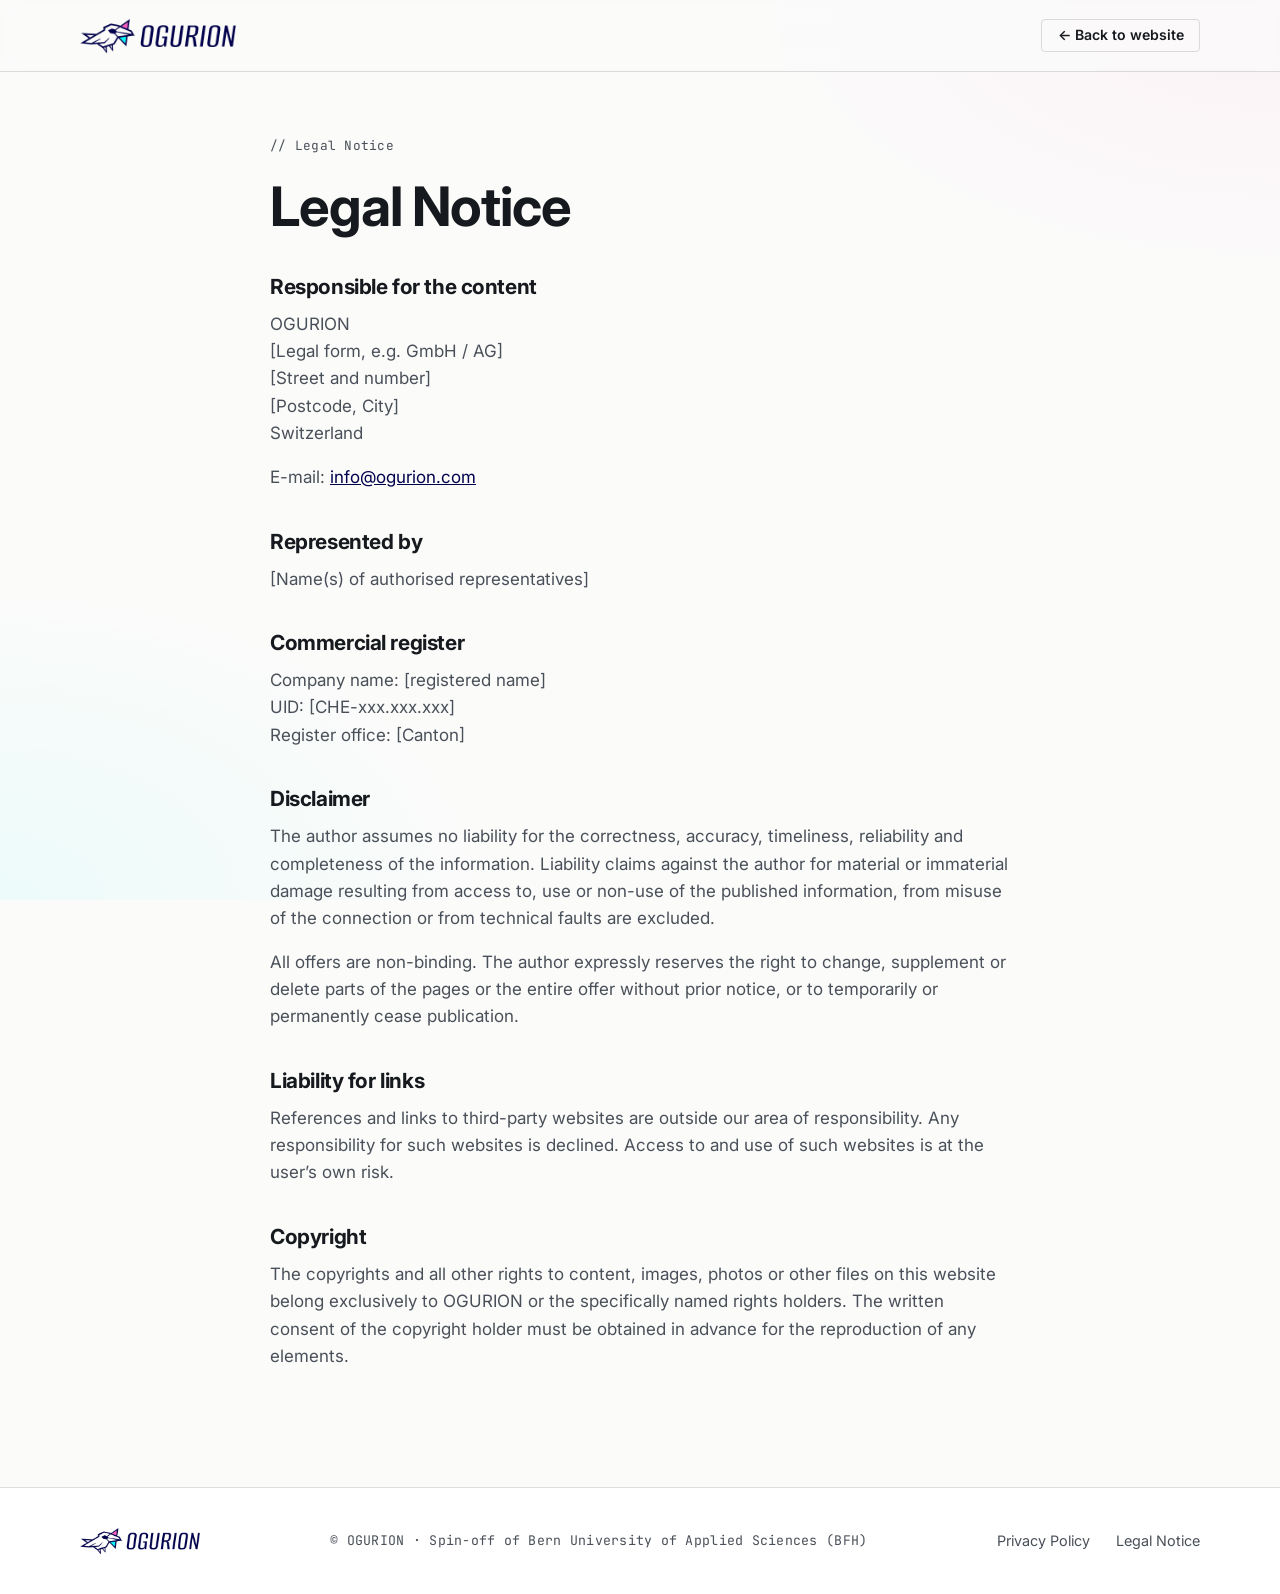
<file: legal.html>
<!DOCTYPE html>
<html lang="en">
<head>
  <meta charset="UTF-8">
  <meta name="viewport" content="width=device-width, initial-scale=1">
  <title>Legal Notice – OGURION</title>
  <meta name="robots" content="noindex">
  <link rel="icon" href="images/favicon.png" type="image/png">
  <link rel="preconnect" href="https://fonts.googleapis.com">
  <link rel="preconnect" href="https://fonts.gstatic.com" crossorigin>
  <link href="https://fonts.googleapis.com/css2?family=Inter:wght@400;500;600;700;800&family=JetBrains+Mono:wght@400;500&display=swap" rel="stylesheet">
  <link rel="stylesheet" href="styles.css">
  <!-- background variant: add ?bg=grid to the URL to show the grid instead of the fiber lines -->
  <script>if (/[?&]bg=grid\b/.test(location.search)) document.documentElement.classList.add('bg-grid');</script>
</head>
<body>
  <header class="site-header scrolled">
    <div class="container header-inner">
      <a href="index.html" class="logo" aria-label="OGURION home"><img src="images/logo.png" alt="OGURION" width="138" height="30"></a>
      <a href="index.html" class="btn btn-small btn-ghost">← Back to website</a>
    </div>
  </header>
  <main class="legal">
    <div class="container">
      <p class="section-tag mono">// Legal Notice</p>
      <h1>Legal Notice</h1>
      <!-- TODO: complete with the official company data (commercial register entry). -->
      <h2>Responsible for the content</h2>
      <p>OGURION<br>[Legal form, e.g. GmbH / AG]<br>[Street and number]<br>[Postcode, City]<br>Switzerland</p>
      <p>E-mail: <a href="mailto:info@ogurion.com">info@ogurion.com</a></p>

      <h2>Represented by</h2>
      <p>[Name(s) of authorised representatives]</p>

      <h2>Commercial register</h2>
      <p>Company name: [registered name]<br>UID: [CHE-xxx.xxx.xxx]<br>Register office: [Canton]</p>

      <h2>Disclaimer</h2>
      <p>The author assumes no liability for the correctness, accuracy, timeliness, reliability and completeness of the information. Liability claims against the author for material or immaterial damage resulting from access to, use or non-use of the published information, from misuse of the connection or from technical faults are excluded.</p>
      <p>All offers are non-binding. The author expressly reserves the right to change, supplement or delete parts of the pages or the entire offer without prior notice, or to temporarily or permanently cease publication.</p>

      <h2>Liability for links</h2>
      <p>References and links to third-party websites are outside our area of responsibility. Any responsibility for such websites is declined. Access to and use of such websites is at the user’s own risk.</p>

      <h2>Copyright</h2>
      <p>The copyrights and all other rights to content, images, photos or other files on this website belong exclusively to OGURION or the specifically named rights holders. The written consent of the copyright holder must be obtained in advance for the reproduction of any elements.</p>
    </div>
  </main>
  <footer class="site-footer">
    <div class="container footer-inner">
      <img src="images/logo.png" alt="OGURION" width="120" height="26">
      <p class="mono">© OGURION · Spin-off of Bern University of Applied Sciences (BFH)</p>
      <nav><a href="privacy.html">Privacy Policy</a><a href="legal.html">Legal Notice</a></nav>
    </div>
  </footer>
</body>
</html>
</file>
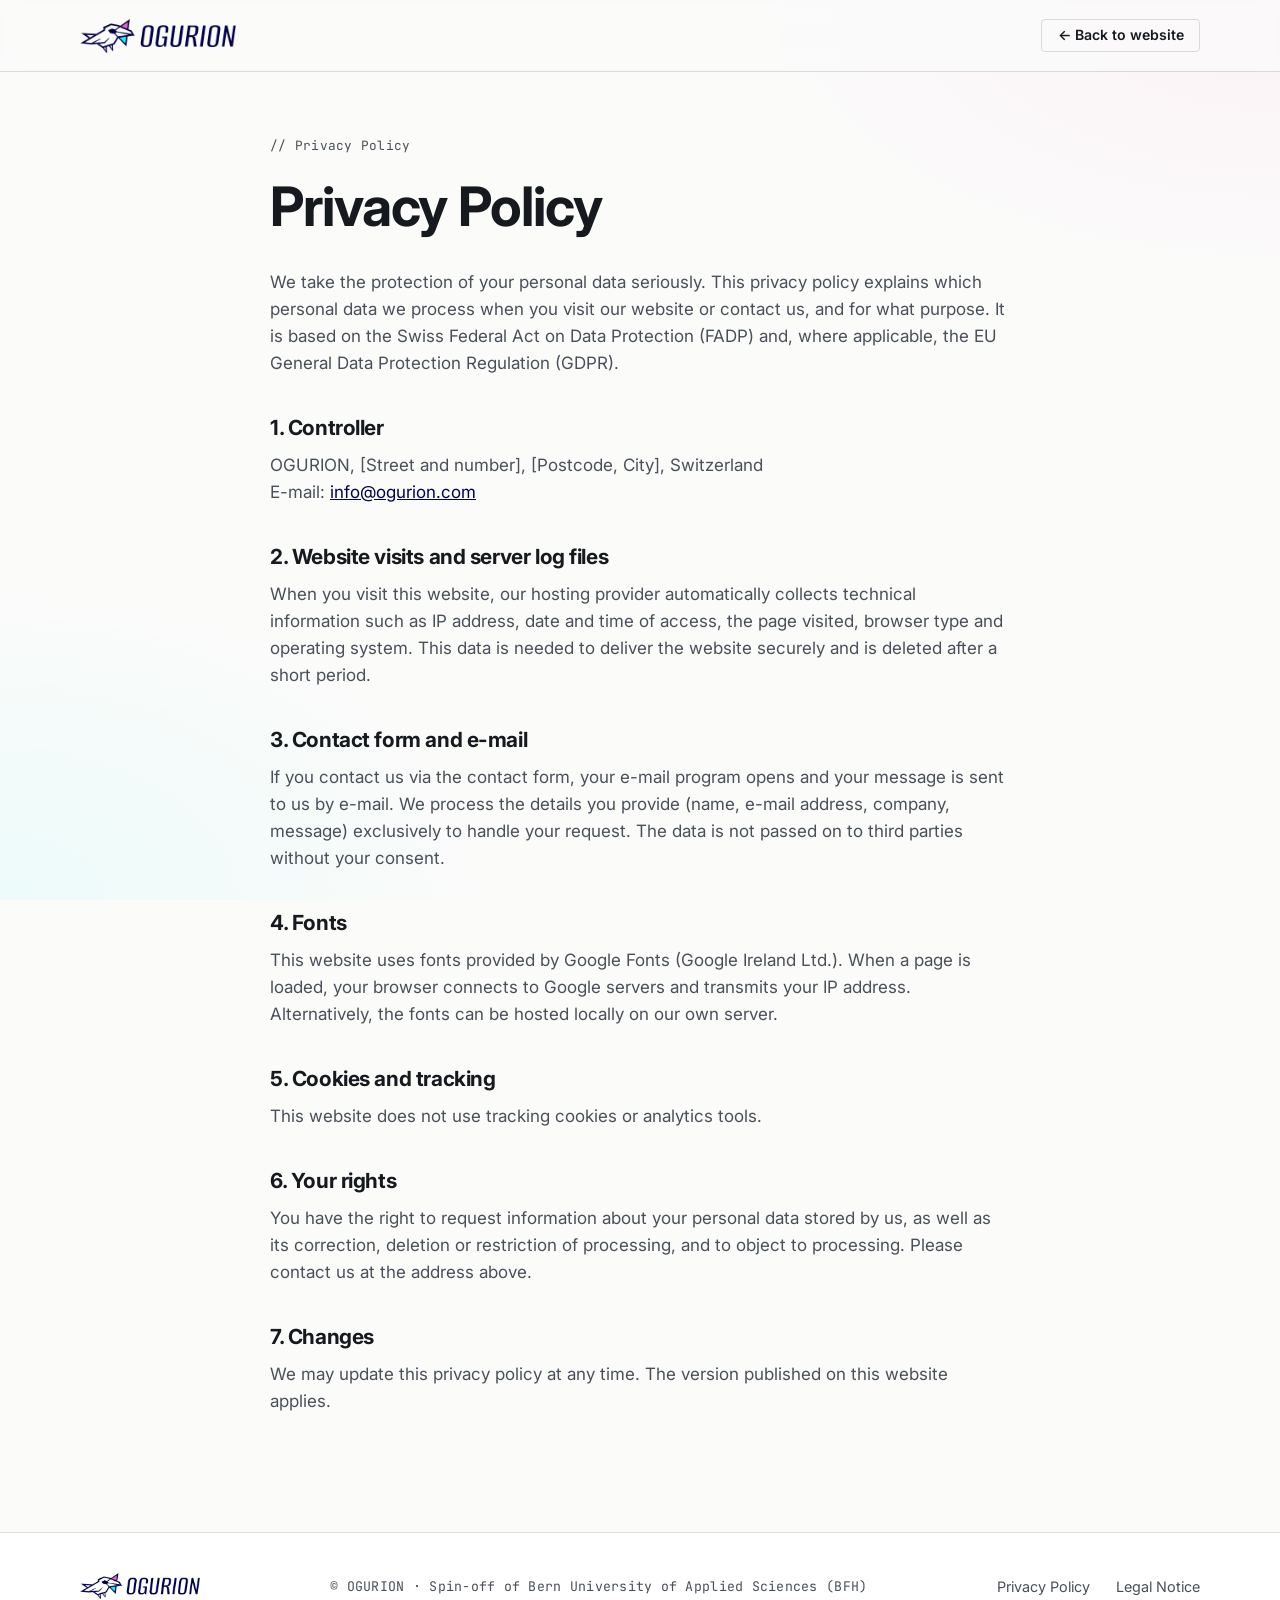
<file: privacy.html>
<!DOCTYPE html>
<html lang="en">
<head>
  <meta charset="UTF-8">
  <meta name="viewport" content="width=device-width, initial-scale=1">
  <title>Privacy Policy – OGURION</title>
  <meta name="robots" content="noindex">
  <link rel="icon" href="images/favicon.png" type="image/png">
  <link rel="preconnect" href="https://fonts.googleapis.com">
  <link rel="preconnect" href="https://fonts.gstatic.com" crossorigin>
  <link href="https://fonts.googleapis.com/css2?family=Inter:wght@400;500;600;700;800&family=JetBrains+Mono:wght@400;500&display=swap" rel="stylesheet">
  <link rel="stylesheet" href="styles.css">
  <!-- background variant: add ?bg=grid to the URL to show the grid instead of the fiber lines -->
  <script>if (/[?&]bg=grid\b/.test(location.search)) document.documentElement.classList.add('bg-grid');</script>
</head>
<body>
  <header class="site-header scrolled">
    <div class="container header-inner">
      <a href="index.html" class="logo" aria-label="OGURION home"><img src="images/logo.png" alt="OGURION" width="138" height="30"></a>
      <a href="index.html" class="btn btn-small btn-ghost">← Back to website</a>
    </div>
  </header>
  <main class="legal">
    <div class="container">
      <p class="section-tag mono">// Privacy Policy</p>
      <h1>Privacy Policy</h1>
      <!-- TODO: have this text reviewed against the Swiss Federal Act on Data Protection (revFADP / nDSG) and, if applicable, the EU GDPR. -->
      <p>We take the protection of your personal data seriously. This privacy policy explains which personal data we process when you visit our website or contact us, and for what purpose. It is based on the Swiss Federal Act on Data Protection (FADP) and, where applicable, the EU General Data Protection Regulation (GDPR).</p>

      <h2>1. Controller</h2>
      <p>OGURION, [Street and number], [Postcode, City], Switzerland<br>E-mail: <a href="mailto:info@ogurion.com">info@ogurion.com</a></p>

      <h2>2. Website visits and server log files</h2>
      <p>When you visit this website, our hosting provider automatically collects technical information such as IP address, date and time of access, the page visited, browser type and operating system. This data is needed to deliver the website securely and is deleted after a short period.</p>

      <h2>3. Contact form and e-mail</h2>
      <p>If you contact us via the contact form, your e-mail program opens and your message is sent to us by e-mail. We process the details you provide (name, e-mail address, company, message) exclusively to handle your request. The data is not passed on to third parties without your consent.</p>

      <h2>4. Fonts</h2>
      <p>This website uses fonts provided by Google Fonts (Google Ireland Ltd.). When a page is loaded, your browser connects to Google servers and transmits your IP address. Alternatively, the fonts can be hosted locally on our own server.</p>

      <h2>5. Cookies and tracking</h2>
      <p>This website does not use tracking cookies or analytics tools.</p>

      <h2>6. Your rights</h2>
      <p>You have the right to request information about your personal data stored by us, as well as its correction, deletion or restriction of processing, and to object to processing. Please contact us at the address above.</p>

      <h2>7. Changes</h2>
      <p>We may update this privacy policy at any time. The version published on this website applies.</p>
    </div>
  </main>
  <footer class="site-footer">
    <div class="container footer-inner">
      <img src="images/logo.png" alt="OGURION" width="120" height="26">
      <p class="mono">© OGURION · Spin-off of Bern University of Applied Sciences (BFH)</p>
      <nav><a href="privacy.html">Privacy Policy</a><a href="legal.html">Legal Notice</a></nav>
    </div>
  </footer>
</body>
</html>
</file>
<file: styles.css>
/* ==========================================================
   OGURION – styles
   ========================================================== */

:root {
  --bg: #fbfbfa;
  --bg-alt: #f3f4f5;
  --surface: #ffffff;
  --ink: #16191d;
  --ink-soft: #4a5059;
  --gray: #a3a8af;
  --gray-light: #d7dadf;
  --line: rgba(22, 25, 29, 0.08);
  --line-strong: rgba(22, 25, 29, 0.14);
  /* brand color from the OGURION logo – change it here only */
  --accent-rgb: 1, 0, 76;                      /* #01004C */
  --accent: rgb(var(--accent-rgb));
  --accent-hover: #2b2a9e;
  --accent-soft: rgba(var(--accent-rgb), 0.08);
  /* logo highlight colors – used sparingly (hero animation) */
  --pink-rgb: 254, 96, 189;                    /* #FE60BD */
  --cyan-rgb: 0, 255, 251;                     /* #00FFFB */
  /* logo pink, darkened for readable text (contrast 4.5:1) – numbers & tags */
  --pink: #d12e90;

  --font: "Inter", system-ui, -apple-system, "Segoe UI", Helvetica, Arial, sans-serif;
  --mono: "JetBrains Mono", ui-monospace, SFMono-Regular, Menlo, monospace;

  --container: 1200px;
  --gutter: clamp(16px, 4vw, 40px);
  --header-h: 72px;
  --radius: 4px;
}

*, *::before, *::after { box-sizing: border-box; }

html { scroll-behavior: smooth; scroll-padding-top: var(--header-h); }

body {
  margin: 0;
  font-family: var(--font);
  font-size: 17px;
  line-height: 1.6;
  color: var(--ink);
  background-color: var(--bg);
  /* calm base: only soft brand-tinted light (fiber lines live in the hero) */
  background-image:
    radial-gradient(ellipse 60% 45% at 100% 0%, rgba(var(--pink-rgb), 0.06), transparent 70%),
    radial-gradient(ellipse 55% 50% at 0% 100%, rgba(var(--cyan-rgb), 0.06), transparent 70%);
  background-size: 100% 100vh, 100% 100vh;
  background-attachment: fixed, fixed;
  -webkit-font-smoothing: antialiased;
  overflow-x: hidden;
}

img { max-width: 100%; display: block; }
a { color: inherit; }
h1, h2, h3 { margin: 0; line-height: 1.12; letter-spacing: -0.02em; }
p { margin: 0 0 1em; }

.container {
  width: 100%;
  max-width: var(--container);
  margin: 0 auto;
  padding: 0 var(--gutter);
}

.mono { font-family: var(--mono); font-size: 0.78em; letter-spacing: 0.02em; }
.muted { color: var(--gray); }
.accent { color: var(--accent); }

/* ---------- Buttons ---------- */
.btn {
  display: inline-flex;
  align-items: center;
  gap: .5em;
  padding: .85em 1.5em;
  background: var(--accent);
  color: #fff;
  border: 1px solid var(--accent);
  border-radius: var(--radius);
  font: 600 .95rem/1 var(--font);
  text-decoration: none;
  cursor: pointer;
  transition: background .2s, border-color .2s, color .2s, transform .2s;
}
.btn:hover { background: var(--accent-hover); border-color: var(--accent-hover); }
.btn:active { transform: translateY(1px); }
.btn-ghost { background: transparent; color: var(--ink); border-color: var(--line-strong); }
.btn-ghost:hover { background: transparent; color: var(--accent); border-color: var(--accent); }
.btn-small { padding: .6em 1.1em; font-size: .88rem; }

/* ---------- Header ---------- */
.site-header {
  position: fixed;
  inset: 0 0 auto 0;
  height: var(--header-h);
  z-index: 50;
  background: rgba(251, 251, 250, .82);
  backdrop-filter: blur(10px);
  -webkit-backdrop-filter: blur(10px);
  border-bottom: 1px solid transparent;
  transition: border-color .3s;
}
.site-header.scrolled { border-bottom-color: var(--line-strong); }
.header-inner { height: 100%; display: flex; align-items: center; justify-content: space-between; }
.logo img { height: 34px; width: auto; }

.site-nav { display: flex; align-items: center; gap: 2rem; }
.site-nav a:not(.btn) {
  text-decoration: none;
  font-size: .92rem;
  font-weight: 500;
  color: var(--ink-soft);
  position: relative;
}
.site-nav a:not(.btn)::after {
  content: "";
  position: absolute; left: 0; bottom: -4px;
  width: 100%; height: 2px;
  background: var(--accent);
  transform: scaleX(0); transform-origin: left;
  transition: transform .25s;
}
.site-nav a:not(.btn):hover, .site-nav a.active { color: var(--ink); }
.site-nav a:not(.btn):hover::after, .site-nav a.active::after { transform: scaleX(1); }

.nav-toggle {
  display: none;
  width: 44px; height: 44px;
  background: none; border: 0; cursor: pointer;
  position: relative;
}
.nav-toggle span {
  position: absolute; left: 11px; right: 11px; height: 2px; background: var(--ink);
  transition: transform .25s, top .25s;
}
.nav-toggle span:first-child { top: 17px; }
.nav-toggle span:last-child { top: 25px; }
.nav-toggle[aria-expanded="true"] span:first-child { top: 21px; transform: rotate(45deg); }
.nav-toggle[aria-expanded="true"] span:last-child { top: 21px; transform: rotate(-45deg); }

/* ---------- Hero ---------- */
.hero {
  position: relative;
  min-height: 100vh;
  min-height: 100svh;
  display: flex;
  align-items: center;
  padding: calc(var(--header-h) + 48px) 0 72px;
  overflow: hidden;
}
.hero-particles { position: absolute; inset: 0; width: 100%; height: 100%; }

/* glass-fiber lines behind the hero, fading out towards the next section */
.hero-fibers {
  position: absolute; inset: 0; width: 100%; height: 100%;
  pointer-events: none;
  -webkit-mask-image: linear-gradient(180deg, #000 70%, transparent 100%);
  mask-image: linear-gradient(180deg, #000 70%, transparent 100%);
}
.hero-fibers path { fill: none; stroke-linecap: round; vector-effect: non-scaling-stroke; }
.hero-fibers .f-blue  { stroke: rgba(var(--accent-rgb), 0.09); stroke-width: 1.2; }
.hero-fibers .f-faint { stroke: rgba(var(--accent-rgb), 0.05); stroke-width: 1; }
.hero-fibers .f-pink  { stroke: rgba(var(--pink-rgb), 0.3); stroke-width: 1.2; }
.hero-fibers .f-cyan  { stroke: rgba(0, 190, 190, 0.22); stroke-width: 1; }
/* a soft pulse of light travelling along the pink fiber */
.hero-fibers .f-pulse {
  stroke: rgba(var(--pink-rgb), 0.45); stroke-width: 1.6;
  stroke-dasharray: 0.07 0.93;
  animation: fiber-pulse 12s linear infinite;
  filter: blur(0.6px) drop-shadow(0 0 2px rgba(var(--pink-rgb), 0.25));
}
@keyframes fiber-pulse { from { stroke-dashoffset: 1; } to { stroke-dashoffset: 0; } }
.hero-inner { position: relative; }

/* the same fiber motif continues more quietly down the rest of the page */
.fiber-bg {
  background: url("images/fiber-lines.svg") 0 0 / 100% 1600px repeat-y;
}

/* alternative background (URL ?bg=grid): fine technical grid instead of fiber lines */
.bg-grid body {
  background-image:
    linear-gradient(var(--line) 1px, transparent 1px),
    linear-gradient(90deg, var(--line) 1px, transparent 1px),
    linear-gradient(rgba(22,25,29,.035) 1px, transparent 1px),
    linear-gradient(90deg, rgba(22,25,29,.035) 1px, transparent 1px);
  background-size: 160px 160px, 160px 160px, 32px 32px, 32px 32px;
  background-attachment: scroll;
}
.bg-grid .hero-fibers { display: none; }
.bg-grid .fiber-bg { background: none; }
.eyebrow {
  display: inline-flex; align-items: center; gap: .6em;
  font-family: var(--mono); font-size: .8rem; color: var(--ink-soft);
  padding: .45em .9em; border: 1px solid var(--line-strong); border-radius: 99px;
  background: var(--surface);
  margin-bottom: 2rem;
}
.dot { width: 8px; height: 8px; border-radius: 50%; background: var(--accent); box-shadow: 0 0 0 4px var(--accent-soft); }
.hero h1 {
  font-size: clamp(2.4rem, 6.4vw, 5.4rem);
  font-weight: 800;
  max-width: 15ch;
  letter-spacing: -0.035em;
}
.lead {
  font-size: clamp(1.05rem, 1.6vw, 1.25rem);
  color: var(--ink-soft);
  max-width: 46ch;
  margin: 1.6rem 0 2.2rem;
}
.hero-actions { display: flex; flex-wrap: wrap; gap: .8rem; }
.hero-facts {
  list-style: none; padding: 0; margin: 4rem 0 0;
  display: grid; grid-template-columns: repeat(3, minmax(0, 1fr));
  max-width: 820px;
  border-top: 1px solid var(--line-strong);
}
.hero-facts li {
  padding: 1rem 1.2rem 0 0;
  font-size: .92rem; color: var(--ink-soft);
}
.hero-facts .mono { display: block; color: var(--pink); font-weight: 500; margin-bottom: .3rem; }

/* ---------- Sections ---------- */
.section { padding: clamp(80px, 12vw, 150px) 0; position: relative; }
.section-alt { background: rgba(243, 244, 245, .78); border-block: 1px solid var(--line); }
.section-tag { color: var(--pink); margin: 0 0 1.2rem; font-size: .8rem; }
.section-title { font-size: clamp(2rem, 4vw, 3.2rem); font-weight: 700; max-width: 22ch; margin-bottom: 3rem; }
.section h2 { font-size: clamp(2rem, 4vw, 3.2rem); font-weight: 700; }

.grid-2 { display: grid; grid-template-columns: 1fr 1fr; gap: clamp(32px, 6vw, 96px); align-items: start; }
.prose { color: var(--ink-soft); font-size: 1.05rem; }
h2 + .prose { margin-top: 1.4rem; }
.prose strong { color: var(--ink); }

.stat-row { display: grid; grid-template-columns: repeat(3, 1fr); gap: 1px; background: var(--line-strong); border: 1px solid var(--line-strong); margin-top: 2.5rem; }
.stat { background: var(--surface); padding: 1.2rem; }
.stat-num { display: block; font-size: 1.6rem; font-weight: 700; color: var(--ink); letter-spacing: -0.02em; }
.stat-label { font-size: .85rem; color: var(--ink-soft); line-height: 1.4; display: block; margin-top: .3rem; }

/* ---------- Product / exploded view ---------- */
.product {
  position: relative;
  height: 500vh;               /* scroll distance for the animation */
  border-block: 1px solid var(--line);
}
.product-sticky {
  position: sticky;
  top: 0;
  height: 100vh;
  height: 100svh;
  padding-top: var(--header-h);
  overflow: hidden;
}
.product-inner {
  height: 100%;
  display: grid;
  grid-template-columns: minmax(0, 1fr) minmax(0, 1.05fr);
  gap: clamp(24px, 5vw, 80px);
  align-items: center;
}

.explode { height: 100%; display: flex; flex-direction: column; padding: 32px 0; }
.explode .section-tag { margin-bottom: .5rem; }
.explode-stage {
  position: relative;
  flex: 1;
  min-height: 0;
}
.part {
  position: absolute;
  left: 0;
  top: 0;
  width: 58%;
  margin: 0;
  will-change: transform;
}
.part img { width: 100%; height: auto; filter: drop-shadow(0 10px 14px rgba(22, 25, 29, .12)); }

.part-label {
  position: absolute;
  left: 92%;
  top: 50%;
  display: flex;
  align-items: center;
  gap: .5em;
  white-space: nowrap;
  font-size: .85rem;
  font-weight: 500;
  color: var(--ink);
  opacity: 0;
  transform: translate(8px, -50%);
  transition: opacity .3s, transform .3s, color .3s;
  pointer-events: none;
}
.part-label::before {
  content: "";
  width: clamp(24px, 4vw, 56px);
  height: 1px;
  background: var(--ink-soft);
  order: -1;
}
.part.labels-on .part-label { opacity: 1; transform: translate(0, -50%); }
.part.is-current .part-label { color: var(--accent); }
.part.is-current .part-label::before { background: var(--accent); }
.part-label .mono { color: var(--pink); font-weight: 500; }
.part.is-current .part-label .mono { color: var(--pink); }

.product-text { position: relative; display: flex; flex-direction: column; justify-content: center; height: 100%; padding: 32px 0; }
.steps { position: relative; min-height: 340px; }
.step {
  position: absolute;
  inset: 0 0 auto 0;
  opacity: 0;
  transform: translateY(24px);
  transition: opacity .5s ease, transform .5s ease;
  pointer-events: none;
}
.step.is-active { opacity: 1; transform: none; pointer-events: auto; }
.step.is-past { transform: translateY(-24px); }
.step h3 {
  font-size: clamp(2rem, 4.2vw, 3.6rem);
  font-weight: 700;
  color: var(--gray);
  letter-spacing: -0.03em;
  margin-bottom: 1.4rem;
}
.step p { color: var(--ink-soft); font-size: 1.08rem; max-width: 44ch; }

.downloads { display: flex; flex-wrap: wrap; gap: 1.6rem; margin-top: 1.4rem; }
.download {
  display: inline-flex; align-items: center; gap: .5em;
  color: var(--accent);
  font-weight: 600;
  text-decoration: none;
  border-bottom: 1px solid currentColor;
  padding-bottom: 3px;
  transition: color .2s;
}
.download:hover { color: var(--accent-hover); }
.download svg { width: 18px; height: 18px; fill: none; stroke: currentColor; stroke-width: 2; stroke-linecap: round; stroke-linejoin: round; }
.download .mono { color: var(--gray); font-weight: 400; }

.progress { margin-top: 2.4rem; height: 2px; background: var(--gray-light); max-width: 320px; }
.progress-bar { display: block; height: 100%; width: 100%; background: var(--accent); transform-origin: left; transform: scaleX(0); }

/* ---------- Solutions ---------- */
.cards { display: grid; grid-template-columns: repeat(4, 1fr); gap: 1px; background: var(--line-strong); border: 1px solid var(--line-strong); }
.card {
  background: var(--surface);
  padding: 2rem 1.6rem 2.2rem;
  transition: background .25s;
  position: relative;
}
.card::after {
  content: ""; position: absolute; left: 0; top: 0; height: 3px; width: 100%;
  background: var(--accent); transform: scaleX(0); transform-origin: left; transition: transform .35s;
}
.card:hover::after { transform: scaleX(1); }
.card-code { display: inline-block; font-size: 1rem; font-weight: 500; color: var(--pink); margin-bottom: 2.6rem; }
.card h3 { font-size: 1.2rem; margin-bottom: .8rem; }
.card p { color: var(--ink-soft); font-size: .95rem; margin: 0; }

/* ---------- Projects ---------- */
.projects { display: grid; grid-template-columns: 1fr 1fr; gap: 24px; }
.project {
  background: var(--surface);
  border: 1px solid var(--line-strong);
  border-left: 3px solid var(--accent);
  padding: 2rem;
}
.project-meta { display: flex; align-items: center; gap: .8em; color: var(--ink-soft); margin-bottom: 1.2rem; }
.badge { background: var(--accent-soft); color: var(--accent); padding: .3em .7em; border-radius: 2px; }
.project h3 { font-size: 1.35rem; margin-bottom: .8rem; }
.project p { color: var(--ink-soft); margin: 0; }

/* ---------- Team ---------- */
.team { display: grid; grid-template-columns: repeat(4, 1fr); gap: 32px; }
.avatar {
  aspect-ratio: 4 / 5;
  background:
    linear-gradient(135deg, rgba(var(--accent-rgb), .07), transparent 60%),
    var(--bg-alt);
  border: 1px solid var(--line-strong);
  display: grid; place-items: center;
  margin-bottom: 1rem;
  overflow: hidden;
}
.avatar img { width: 100%; height: 100%; object-fit: cover; filter: grayscale(1); transition: filter .4s; }
.member:hover .avatar img { filter: none; }
.avatar span { font-family: var(--mono); font-size: 1.6rem; color: var(--gray); }
.member h3 { font-size: 1.1rem; }
.role { color: var(--accent); margin: .3rem 0 0; }

/* ---------- Contact ---------- */
.contact-list { list-style: none; padding: 0; margin: 2rem 0 0; border-top: 1px solid var(--line-strong); }
.contact-list li { display: grid; grid-template-columns: 110px 1fr; padding: .9rem 0; border-bottom: 1px solid var(--line-strong); }
.contact-list .mono { color: var(--gray); }
.contact-list a { text-decoration: none; }
.contact-list a:hover { color: var(--accent); }

.contact-form {
  background: var(--surface);
  border: 1px solid var(--line-strong);
  padding: clamp(24px, 4vw, 40px);
  display: grid;
  gap: 1.1rem;
}
.field label { display: block; font-size: .85rem; font-weight: 600; margin-bottom: .4rem; }
.field input, .field textarea {
  width: 100%;
  padding: .8em .9em;
  font: inherit; font-size: 1rem;
  color: var(--ink);
  background: var(--bg);
  border: 1px solid var(--line-strong);
  border-radius: var(--radius);
  transition: border-color .2s, box-shadow .2s;
}
.field textarea { resize: vertical; min-height: 120px; }
.field input:focus, .field textarea:focus { outline: none; border-color: var(--accent); box-shadow: 0 0 0 3px var(--accent-soft); }
.field.invalid input, .field.invalid textarea { border-color: #d43b2a; }
.check { display: flex; gap: .7em; align-items: flex-start; font-size: .88rem; color: var(--ink-soft); }
.check input { margin-top: .3em; accent-color: var(--accent); }
.check.invalid { color: #d43b2a; }
.contact-form .btn { justify-self: start; }
.form-status { margin: 0; font-size: .9rem; min-height: 1.4em; }
.form-status.ok { color: #1f8a4c; }
.form-status.err { color: #d43b2a; }

/* ---------- Footer ---------- */
.site-footer { border-top: 1px solid var(--line-strong); background: var(--surface); padding: 40px 0; }
.footer-inner { display: flex; align-items: center; justify-content: space-between; gap: 24px; flex-wrap: wrap; }
.footer-inner p { margin: 0; color: var(--ink-soft); }
.footer-inner nav { display: flex; gap: 1.6rem; }
.footer-inner nav a { text-decoration: none; font-size: .9rem; color: var(--ink-soft); }
.footer-inner nav a:hover { color: var(--accent); }

/* ---------- Legal pages ---------- */
.legal { padding: calc(var(--header-h) + 64px) 0 100px; }
.legal .container { max-width: 820px; }
.legal h1 { font-size: clamp(2.2rem, 5vw, 3.4rem); margin-bottom: 2rem; }
.legal h2 { font-size: 1.3rem; margin: 2.4rem 0 .8rem; }
.legal p, .legal li { color: var(--ink-soft); }
.legal a { color: var(--accent); }

/* ---------- Reveal on scroll ---------- */
.reveal { opacity: 0; transform: translateY(24px); transition: opacity .7s ease, transform .7s ease; }
.reveal.visible { opacity: 1; transform: none; }

/* ==========================================================
   Responsive
   ========================================================== */
@media (max-width: 1024px) {
  .cards { grid-template-columns: repeat(2, 1fr); }
  .team { grid-template-columns: repeat(2, 1fr); }
}

@media (max-width: 860px) {
  :root { --header-h: 64px; }
  body { font-size: 16px; }

  .nav-toggle { display: block; }
  .site-nav {
    position: fixed;
    top: var(--header-h); left: 0; right: 0;
    flex-direction: column; align-items: flex-start; gap: 0;
    background: var(--surface);
    border-bottom: 1px solid var(--line-strong);
    padding: 8px var(--gutter) 24px;
    transform: translateY(-8px);
    opacity: 0; visibility: hidden;
    transition: opacity .25s, transform .25s, visibility .25s;
  }
  .site-nav.open { opacity: 1; visibility: visible; transform: none; }
  .site-nav a:not(.btn) { padding: .9rem 0; width: 100%; border-bottom: 1px solid var(--line); font-size: 1rem; }
  .site-nav a:not(.btn)::after { display: none; }
  .site-nav .btn { margin-top: 1rem; }

  .hero-facts { grid-template-columns: 1fr; }
  .hero-facts li { padding: .8rem 0; border-bottom: 1px solid var(--line); }

  .grid-2 { grid-template-columns: 1fr; }
  .stat-row { grid-template-columns: 1fr 1fr 1fr; }
  .projects { grid-template-columns: 1fr; }

  /* product: exploded view on top, text below */
  .product { height: 520vh; }
  .product-inner { grid-template-columns: 1fr; grid-template-rows: minmax(0, 1.15fr) auto; gap: 8px; align-items: stretch; }
  .explode { padding: 12px 0 0; }
  .part { width: 46%; }
  .part-label { font-size: .75rem; }
  .product-text { height: auto; padding: 0 0 20px; justify-content: flex-start; }
  .steps { min-height: 190px; }
  .step h3 { font-size: clamp(1.5rem, 6.5vw, 2rem); margin-bottom: .6rem; }
  .step p { font-size: .95rem; }
  .downloads { margin-top: .4rem; gap: 1.2rem; }
  .progress { margin-top: 1rem; }
}

@media (max-width: 560px) {
  .cards { grid-template-columns: 1fr; }
  .team { grid-template-columns: 1fr 1fr; gap: 20px; }
  .stat-row { grid-template-columns: 1fr; }
  .contact-list li { grid-template-columns: 90px 1fr; }
  .footer-inner { flex-direction: column; align-items: flex-start; }
}

@media (prefers-reduced-motion: reduce) {
  html { scroll-behavior: auto; }
  .reveal { opacity: 1; transform: none; transition: none; }
  .step { transition: none; }
  .hero-fibers .f-pulse { animation: none; opacity: 0; }
}
</file>
<file: immovana/styles.css>
/* =========================================================
   Immovana – Farben & Grundwerte
   ========================================================= */
:root {
  --ink: #1E2B26;          /* tiefes Waldgrün, fast schwarz */
  --forest: #2F4A3F;
  --sand: #F3ECE2;
  --cream: #FBF8F3;
  --brass: #B4834F;        /* Akzent: warmes Messing */
  --brass-light: #D9B88F;
  --muted: #66706B;
  --line: rgba(30, 43, 38, .12);

  --serif: "Fraunces", Georgia, serif;
  --sans: "Manrope", system-ui, -apple-system, "Segoe UI", sans-serif;

  --radius: 22px;
  --ease: cubic-bezier(.2, .7, .2, 1);
  --container: 1200px;
}

*, *::before, *::after { box-sizing: border-box; }
html { scroll-behavior: smooth; -webkit-text-size-adjust: 100%; }
body {
  margin: 0;
  font-family: var(--sans);
  font-size: 17px;
  line-height: 1.65;
  color: var(--ink);
  background: var(--cream);
  -webkit-font-smoothing: antialiased;
  overflow-x: hidden;
}
img, svg { display: block; max-width: 100%; }
a { color: inherit; text-decoration: none; }
h1, h2, h3 { font-family: var(--serif); font-weight: 400; line-height: 1.08; margin: 0; letter-spacing: -.02em; }
h2 { font-size: clamp(2.1rem, 4.4vw, 3.6rem); }
h2 em, h1 em { font-style: italic; color: var(--brass); font-weight: 300; }
h3 { font-size: 1.45rem; }
p { margin: 0; }
::selection { background: var(--brass-light); color: var(--ink); }

.container { width: 100%; max-width: var(--container); margin: 0 auto; padding: 0 28px; }
.section { padding: clamp(90px, 12vw, 160px) 0; }

.tag {
  display: inline-flex; align-items: center; gap: 10px;
  font-size: .78rem; font-weight: 700; letter-spacing: .16em; text-transform: uppercase;
  color: var(--brass); margin-bottom: 22px;
}
.tag::before { content: ""; width: 28px; height: 1px; background: currentColor; }
.tag-light { color: var(--brass-light); }

.section-head { max-width: 760px; margin-bottom: 70px; }
.section-lead { color: var(--muted); font-size: 1.12rem; margin-top: 24px; max-width: 580px; }

/* ===== Buttons ===== */
.btn {
  position: relative; display: inline-flex; align-items: center; justify-content: center; gap: 10px;
  padding: 14px 26px; border-radius: 999px; border: 1px solid transparent;
  font: 600 .98rem/1 var(--sans); cursor: pointer; white-space: nowrap;
  transition: background .35s var(--ease), color .35s var(--ease), border-color .35s var(--ease), box-shadow .35s var(--ease), transform .25s var(--ease);
  overflow: hidden; isolation: isolate;
}
.btn svg { width: 18px; height: 18px; fill: none; stroke: currentColor; stroke-width: 2; stroke-linecap: round; stroke-linejoin: round; transition: transform .35s var(--ease); }
.btn:hover svg { transform: translateX(4px); }
.btn-large { padding: 18px 32px; font-size: 1.04rem; }
.btn-small { padding: 11px 20px; font-size: .9rem; }
.btn-brass { background: var(--brass); color: #fff; box-shadow: 0 10px 30px -10px rgba(180, 131, 79, .7); }
.btn-brass::after {
  content: ""; position: absolute; inset: 0; z-index: -1;
  background: linear-gradient(110deg, transparent 30%, rgba(255,255,255,.35) 50%, transparent 70%);
  transform: translateX(-120%); transition: transform .8s var(--ease);
}
.btn-brass:hover::after { transform: translateX(120%); }
.btn-brass:hover { background: #a37443; box-shadow: 0 16px 40px -12px rgba(180, 131, 79, .8); }
.btn-ghost { border-color: var(--line); color: var(--ink); background: rgba(255,255,255,.5); backdrop-filter: blur(6px); }
.btn-ghost:hover { border-color: var(--ink); }
.btn-dark { background: var(--ink); color: var(--cream); margin-top: 34px; }
.btn-dark:hover { background: var(--forest); }
.btn-ghost-light { border-color: rgba(255,255,255,.25); color: #fff; background: transparent; }
.btn-ghost-light:hover { border-color: #fff; }
.btn:disabled { opacity: .4; cursor: not-allowed; box-shadow: none; }

/* ===== Header ===== */
.site-header {
  position: fixed; inset: 0 0 auto; z-index: 50;
  transition: background .4s var(--ease), box-shadow .4s var(--ease), padding .4s var(--ease);
  padding: 22px 0;
}
.site-header.scrolled {
  background: rgba(251, 248, 243, .82); backdrop-filter: blur(14px) saturate(1.4);
  -webkit-backdrop-filter: blur(14px) saturate(1.4);
  box-shadow: 0 1px 0 var(--line); padding: 12px 0;
}
.header-inner { display: flex; align-items: center; justify-content: space-between; gap: 24px; }
.logo { display: inline-flex; align-items: center; gap: 10px; }
.logo-mark { width: 34px; height: 34px; fill: none; stroke: var(--brass); stroke-width: 2.4; stroke-linecap: round; stroke-linejoin: round; }
.logo-word { font-family: var(--serif); font-size: 1.6rem; letter-spacing: -.01em; }
.logo-light { color: var(--cream); }

.site-nav { display: flex; align-items: center; gap: 34px; }
.site-nav > a:not(.btn) { position: relative; font-weight: 500; font-size: .95rem; }
.site-nav > a:not(.btn)::after {
  content: ""; position: absolute; left: 0; right: 0; bottom: -4px; height: 1px; background: var(--brass);
  transform: scaleX(0); transform-origin: right; transition: transform .4s var(--ease);
}
.site-nav > a:not(.btn):hover::after { transform: scaleX(1); transform-origin: left; }

.nav-toggle { display: none; width: 44px; height: 44px; border: 0; background: none; cursor: pointer; position: relative; z-index: 60; }
.nav-toggle span { position: absolute; left: 11px; right: 11px; height: 2px; background: var(--ink); border-radius: 2px; transition: transform .35s var(--ease), top .35s var(--ease); }
.nav-toggle span:first-child { top: 17px; }
.nav-toggle span:last-child { top: 25px; }
.nav-open .nav-toggle span:first-child { top: 21px; transform: rotate(45deg); }
.nav-open .nav-toggle span:last-child { top: 21px; transform: rotate(-45deg); }

/* ===== Hero ===== */
.hero {
  position: relative; min-height: 100svh; display: flex; align-items: center;
  padding: 140px 0 100px; overflow: hidden;
  background: radial-gradient(120% 80% at 80% 0%, #F1E4D2 0%, transparent 55%), var(--cream);
}
.hero-glow {
  position: absolute; width: 640px; height: 640px; border-radius: 50%; pointer-events: none;
  background: radial-gradient(circle, rgba(217, 184, 143, .45), transparent 65%);
  left: var(--mx, 70%); top: var(--my, 40%); transform: translate(-50%, -50%);
  transition: left .6s var(--ease), top .6s var(--ease);
}
.hero-blob { position: absolute; border-radius: 50%; filter: blur(70px); opacity: .5; pointer-events: none; }
.hero-blob-1 { width: 420px; height: 420px; background: #CFE0D4; left: -120px; bottom: -80px; animation: drift 18s ease-in-out infinite alternate; }
.hero-blob-2 { width: 300px; height: 300px; background: #EBD3B5; right: 10%; top: 8%; animation: drift 22s ease-in-out infinite alternate-reverse; }
@keyframes drift { to { transform: translate(60px, -40px) scale(1.15); } }

.hero-grid { position: relative; display: grid; grid-template-columns: 1.15fr 1fr; gap: 56px; align-items: center; }
.eyebrow { display: inline-flex; align-items: center; gap: 10px; font-size: .9rem; font-weight: 600; color: var(--forest);
  padding: 8px 16px; border-radius: 999px; background: rgba(255,255,255,.65); border: 1px solid var(--line); margin-bottom: 30px; }
.dot { width: 8px; height: 8px; border-radius: 50%; background: var(--brass); box-shadow: 0 0 0 0 rgba(180,131,79,.6); animation: pulse 2.2s infinite; }
@keyframes pulse { 70% { box-shadow: 0 0 0 10px rgba(180,131,79,0); } 100% { box-shadow: 0 0 0 0 rgba(180,131,79,0); } }

.hero-title { font-size: clamp(3.2rem, 8vw, 6.6rem); line-height: .98; letter-spacing: -.035em; }
.hero-title .line { display: block; overflow: hidden; padding-bottom: .08em; }
.hero-title .word { display: inline-block; transform: translateY(110%); transition: transform 1.1s var(--ease); }
.hero-title .line:nth-child(2) .word { transition-delay: .12s; }
.hero-title .line:nth-child(3) .word { transition-delay: .24s; }
.loaded .hero-title .word { transform: none; }
.hero-title em { padding-right: .08em; }

.hero-lead { font-size: 1.18rem; color: var(--muted); max-width: 520px; margin-top: 30px; }
.hero-actions { display: flex; flex-wrap: wrap; gap: 14px; margin-top: 40px; }
.hero-trust { list-style: none; padding: 0; margin: 34px 0 0; display: flex; flex-wrap: wrap; gap: 10px 26px; font-size: .93rem; color: var(--forest); font-weight: 500; }
.hero-trust li { display: flex; align-items: center; gap: 8px; }
.hero-trust svg { width: 18px; height: 18px; fill: none; stroke: var(--brass); stroke-width: 2.4; stroke-linecap: round; stroke-linejoin: round; }

/* Hero illustration */
.hero-visual { position: relative; perspective: 1200px; }
.visual-frame {
  position: relative; aspect-ratio: 1 / .95; border-radius: 32px;
  background: linear-gradient(160deg, #fff 0%, #F5ECDF 100%);
  border: 1px solid rgba(255,255,255,.8);
  box-shadow: 0 40px 80px -40px rgba(30, 43, 38, .35), inset 0 1px 0 #fff;
  transform-style: preserve-3d; transition: transform .6s var(--ease);
}
.house-art { position: absolute; inset: 8% 6% 6%; width: 88%; height: 86%; stroke: var(--ink); stroke-width: 2.2; stroke-linecap: round; stroke-linejoin: round; }
.house-art .draw { stroke-dasharray: var(--len, 1000); stroke-dashoffset: var(--len, 1000); }
.loaded .house-art .draw { animation: draw 1.8s var(--ease) forwards; }
.house-art .d1 { animation-delay: .3s !important; stroke: var(--forest); opacity: .55; }
.house-art .d2 { animation-delay: .45s !important; stroke: var(--forest); opacity: .4; }
.house-art .d3 { animation-delay: .6s !important; }
.house-art .d4 { animation-delay: .8s !important; stroke: var(--brass); stroke-width: 3; }
.house-art .d5 { animation-delay: 1s !important; }
.house-art .d6 { animation-delay: 1.15s !important; }
.house-art .d7 { animation-delay: 1.3s !important; }
.house-art .d8 { animation-delay: 1.5s !important; opacity: .6; }
.house-art .d9 { animation-delay: 1.1s !important; stroke: var(--forest); }
.house-art .tree { fill: rgba(47, 74, 63, 0); transition: fill 1s ease 2.6s; }
.loaded .house-art .tree { fill: rgba(47, 74, 63, .12); }
@keyframes draw { to { stroke-dashoffset: 0; } }
.house-art .win { fill: rgba(217, 184, 143, 0); transition: fill 1.2s ease; }
.loaded .house-art .w1 { fill: rgba(217, 184, 143, .55); transition-delay: 2.6s; }
.loaded .house-art .w2 { fill: rgba(217, 184, 143, .55); transition-delay: 2.9s; }
.loaded .house-art .w3 { fill: rgba(217, 184, 143, .7); transition-delay: 3.2s; }
.house-art .sun { fill: var(--brass-light); stroke: none; opacity: 0; transform-origin: 370px 96px; transform: scale(.4); transition: opacity 1.4s ease .4s, transform 1.6s var(--ease) .4s; }
.loaded .house-art .sun { opacity: .55; transform: scale(1); }

.float-card {
  position: absolute; display: flex; align-items: center; gap: 12px;
  padding: 14px 18px 14px 14px; border-radius: 18px;
  background: rgba(255,255,255,.82); backdrop-filter: blur(12px); -webkit-backdrop-filter: blur(12px);
  border: 1px solid rgba(255,255,255,.9);
  box-shadow: 0 20px 40px -20px rgba(30,43,38,.35);
  font-size: .85rem; line-height: 1.3; transform: translateZ(60px);
  opacity: 0; translate: 0 20px; transition: opacity .9s var(--ease), translate .9s var(--ease);
}
.loaded .float-card { opacity: 1; translate: 0 0; }
.float-card strong { display: block; font-size: .95rem; }
.float-card span:not(.fc-icon) { color: var(--muted); }
.fc-icon { flex: none; width: 40px; height: 40px; border-radius: 12px; display: grid; place-items: center; background: var(--ink); }
.fc-icon svg { width: 20px; height: 20px; fill: none; stroke: var(--brass-light); stroke-width: 2; stroke-linecap: round; stroke-linejoin: round; }
.fc-icon.key { background: var(--brass); }
.fc-icon.key svg { stroke: #fff; }
.fc-1 { left: -34px; top: 14%; transition-delay: 2s; }
.fc-2 { right: -26px; top: 46%; transition-delay: 2.3s; }
.fc-3 { left: 8%; bottom: -26px; transition-delay: 2.6s; }
.fc-1 > *, .fc-2 > *, .fc-3 > * { animation: bob 6s ease-in-out infinite; }
.fc-2 > * { animation-delay: -2s; }
.fc-3 > * { animation-delay: -4s; }
@keyframes bob { 50% { transform: translateY(-6px); } }

.scroll-hint { position: absolute; left: 50%; bottom: 28px; width: 26px; height: 42px; border: 1.5px solid rgba(30,43,38,.35); border-radius: 20px; transform: translateX(-50%); }
.scroll-hint span { position: absolute; left: 50%; top: 8px; width: 4px; height: 8px; margin-left: -2px; border-radius: 4px; background: var(--brass); animation: scroll 1.8s ease-in-out infinite; }
@keyframes scroll { 0% { opacity: 0; transform: translateY(0); } 30% { opacity: 1; } 100% { opacity: 0; transform: translateY(14px); } }

/* ===== Marquee ===== */
.marquee { background: var(--ink); color: var(--cream); overflow: hidden; padding: 26px 0; }
.marquee-track { display: flex; width: max-content; gap: 38px; align-items: center; animation: marquee 32s linear infinite; }
.marquee span { font-family: var(--serif); font-size: clamp(1.6rem, 3vw, 2.4rem); font-style: italic; font-weight: 300; }
.marquee i { font-style: normal; color: var(--brass); font-size: 1.1rem; }
@keyframes marquee { to { transform: translateX(-50%); } }

/* ===== Seller cards ===== */
.sellers { background: var(--cream); }
.cards { display: grid; grid-template-columns: repeat(3, 1fr); gap: 26px; perspective: 1000px; }
.card {
  position: relative; padding: 42px 36px 46px; border-radius: var(--radius);
  background: #fff; border: 1px solid var(--line); overflow: hidden;
  transition: box-shadow .5s var(--ease), border-color .5s var(--ease), transform .5s var(--ease);
  transform-style: preserve-3d;
}
.card::before {
  content: ""; position: absolute; inset: 0; z-index: 0; opacity: 0; transition: opacity .5s var(--ease);
  background: radial-gradient(400px circle at var(--cx, 50%) var(--cy, 50%), rgba(217, 184, 143, .28), transparent 45%);
}
.card:hover { box-shadow: 0 40px 70px -40px rgba(30,43,38,.4); border-color: rgba(180,131,79,.4); }
.card:hover::before { opacity: 1; }
.card > * { position: relative; z-index: 1; }
.card-icon { width: 64px; height: 64px; border-radius: 18px; display: grid; place-items: center; background: var(--sand); margin-bottom: 30px; transition: background .5s var(--ease), transform .5s var(--ease); }
.card-icon svg { width: 34px; height: 34px; fill: none; stroke: var(--ink); stroke-width: 2; stroke-linecap: round; stroke-linejoin: round; transition: stroke .5s var(--ease); }
.card:hover .card-icon { background: var(--ink); transform: rotate(-6deg) scale(1.05); }
.card:hover .card-icon svg { stroke: var(--brass-light); }
.card h3 { margin-bottom: 14px; }
.card p { color: var(--muted); }
.card-num { position: absolute !important; right: 26px; top: 20px; font-family: var(--serif); font-size: 4.5rem; line-height: 1; color: transparent; -webkit-text-stroke: 1px rgba(180,131,79,.35); font-style: italic; }

/* ===== Statement ===== */
.statement { background: var(--ink); color: var(--cream); padding: clamp(110px, 14vw, 190px) 0; position: relative; overflow: hidden; }
.statement::after { content: ""; position: absolute; width: 700px; height: 700px; right: -260px; top: -260px; border-radius: 50%;
  background: radial-gradient(circle, rgba(180,131,79,.22), transparent 65%); pointer-events: none; }
.statement-text { font-family: var(--serif); font-weight: 300; font-size: clamp(1.9rem, 4.2vw, 3.6rem); line-height: 1.2; letter-spacing: -.015em; max-width: 1050px; }
.statement-text .w { opacity: .16; transition: opacity .35s ease, color .35s ease; }
.statement-text .w.on { opacity: 1; }
.statement-text .w.hl.on { color: var(--brass-light); font-style: italic; }
.values { display: grid; grid-template-columns: repeat(3, 1fr); gap: 30px; margin-top: 100px; border-top: 1px solid rgba(255,255,255,.14); padding-top: 50px; }
.value-big { display: block; font-family: var(--serif); font-size: clamp(3rem, 6vw, 5rem); line-height: 1; color: var(--brass-light); }
.value-small { display: block; margin-top: 14px; color: rgba(251,248,243,.7); }

/* ===== Process ===== */
.process { background: var(--sand); }
.process-grid { display: grid; grid-template-columns: .9fr 1.1fr; gap: 80px; }
.process-intro .sticky { position: sticky; top: 130px; }
.steps { list-style: none; margin: 0; padding: 0 0 0 0; position: relative; }
.steps::before, .steps::after { content: ""; position: absolute; left: 27px; top: 28px; width: 2px; border-radius: 2px; }
.steps::before { bottom: 28px; background: rgba(30,43,38,.12); }
.steps::after { height: calc((100% - 56px) * var(--progress, 0)); background: linear-gradient(var(--brass-light), var(--brass)); }
.step { position: relative; display: grid; grid-template-columns: 56px 1fr; gap: 30px; padding: 0 0 58px; }
.step:last-child { padding-bottom: 0; }
.step-dot {
  position: relative; z-index: 1; width: 56px; height: 56px; border-radius: 50%; display: grid; place-items: center;
  font-family: var(--serif); font-size: 1.35rem; background: var(--sand); border: 2px solid rgba(30,43,38,.15); color: var(--muted);
  transition: background .5s var(--ease), border-color .5s var(--ease), color .5s var(--ease), transform .5s var(--ease), box-shadow .5s var(--ease);
}
.step.active .step-dot { background: var(--ink); border-color: var(--ink); color: var(--brass-light); transform: scale(1.06); box-shadow: 0 0 0 8px rgba(180,131,79,.15); }
.step-body { padding: 20px 28px 26px; border-radius: 18px; background: rgba(255,255,255,.4); border: 1px solid transparent; opacity: .45; transform: translateX(10px);
  transition: opacity .6s var(--ease), transform .6s var(--ease), background .6s var(--ease), border-color .6s var(--ease); }
.step.active .step-body { opacity: 1; transform: none; background: #fff; border-color: var(--line); }
.step-body h3 { margin-bottom: 8px; }
.step-body p { color: var(--muted); }

/* ===== FAQ ===== */
.faq-grid { display: grid; grid-template-columns: .85fr 1.15fr; gap: 80px; align-items: start; }
.faq .section-head { margin-bottom: 0; }
.accordion details { border-bottom: 1px solid var(--line); }
.accordion details:first-child { border-top: 1px solid var(--line); }
.accordion summary {
  list-style: none; cursor: pointer; display: flex; justify-content: space-between; align-items: center; gap: 20px;
  padding: 28px 4px; font-family: var(--serif); font-size: 1.35rem; transition: color .3s;
}
.accordion summary::-webkit-details-marker { display: none; }
.accordion summary:hover { color: var(--brass); }
.plus { flex: none; position: relative; width: 38px; height: 38px; border-radius: 50%; border: 1px solid var(--line); transition: background .4s var(--ease), transform .4s var(--ease), border-color .4s; }
.plus::before, .plus::after { content: ""; position: absolute; left: 50%; top: 50%; width: 14px; height: 1.6px; background: currentColor; transform: translate(-50%, -50%); transition: transform .4s var(--ease); }
.plus::after { transform: translate(-50%, -50%) rotate(90deg); }
details[open] .plus { background: var(--ink); color: var(--cream); border-color: var(--ink); transform: rotate(180deg); }
details[open] .plus::after { transform: translate(-50%, -50%) rotate(0deg); }
.answer { overflow: hidden; }
.answer p { padding: 0 60px 28px 4px; color: var(--muted); }

/* ===== Contact ===== */
.contact { position: relative; background: var(--ink); color: var(--cream); padding: clamp(100px, 12vw, 160px) 0; overflow: hidden; }
.contact-bg { position: absolute; inset: 0; pointer-events: none;
  background:
    radial-gradient(600px circle at 15% 20%, rgba(180,131,79,.22), transparent 60%),
    radial-gradient(500px circle at 90% 90%, rgba(207, 224, 212, .12), transparent 60%); }
.contact-grid { position: relative; display: grid; grid-template-columns: 1fr 1fr; gap: 70px; align-items: center; }
.contact h2 { font-size: clamp(2.8rem, 6vw, 5rem); }
.contact h2 em { color: var(--brass-light); }
.contact .section-lead { color: rgba(251,248,243,.7); }
.contact-list { list-style: none; padding: 0; margin: 44px 0 0; display: grid; gap: 16px; }
.contact-list li { display: flex; align-items: center; gap: 16px; font-size: 1.08rem; }
.contact-list a { transition: color .3s; }
.contact-list a:hover { color: var(--brass-light); }
.ci { width: 46px; height: 46px; border-radius: 50%; display: grid; place-items: center; border: 1px solid rgba(255,255,255,.18); flex: none; }
.ci svg { width: 20px; height: 20px; fill: none; stroke: var(--brass-light); stroke-width: 1.8; stroke-linecap: round; stroke-linejoin: round; }

/* Wizard */
.wizard {
  position: relative; padding: 40px; border-radius: 28px;
  background: rgba(255,255,255,.06); border: 1px solid rgba(255,255,255,.12);
  backdrop-filter: blur(20px); -webkit-backdrop-filter: blur(20px);
  box-shadow: 0 50px 100px -50px rgba(0,0,0,.6);
  min-height: 520px; display: flex; flex-direction: column;
}
.wizard-progress { height: 3px; border-radius: 3px; background: rgba(255,255,255,.12); overflow: hidden; }
.wizard-progress span { display: block; height: 100%; width: 33.3%; background: var(--brass-light); transition: width .6s var(--ease); }
.wizard-count { font-size: .82rem; letter-spacing: .1em; text-transform: uppercase; color: rgba(251,248,243,.55); margin: 16px 0 26px; }
.wizard-count b { color: var(--brass-light); font-weight: 600; }
.wstep { border: 0; padding: 0; margin: 0; display: none; flex: 1; }
.wstep.is-active { display: block; animation: stepIn .6s var(--ease); }
@keyframes stepIn { from { opacity: 0; transform: translateX(24px); } }
.wstep legend { font-family: var(--serif); font-size: 1.75rem; line-height: 1.2; margin-bottom: 26px; padding: 0; }
.chips { display: grid; grid-template-columns: 1fr 1fr; gap: 12px; }
.chip {
  display: flex; flex-direction: column; align-items: flex-start; gap: 14px; text-align: left;
  padding: 20px; border-radius: 16px; cursor: pointer;
  background: rgba(255,255,255,.04); border: 1px solid rgba(255,255,255,.14); color: var(--cream);
  font: 600 .98rem/1.3 var(--sans);
  transition: background .3s var(--ease), border-color .3s var(--ease), transform .3s var(--ease);
}
.chip svg { width: 32px; height: 32px; fill: none; stroke: var(--brass-light); stroke-width: 1.6; stroke-linecap: round; stroke-linejoin: round; }
.chip:hover { background: rgba(255,255,255,.09); transform: translateY(-2px); }
.chip.selected { background: var(--brass); border-color: var(--brass); }
.chip.selected svg { stroke: #fff; }
.chips-text .chip { padding: 20px 22px; }
.fields { display: grid; grid-template-columns: 1fr 1fr; gap: 14px; }
.field { position: relative; display: block; }
.field.full { grid-column: 1 / -1; }
.field input, .field textarea {
  width: 100%; padding: 26px 18px 10px; border-radius: 14px; border: 1px solid rgba(255,255,255,.16);
  background: rgba(255,255,255,.05); color: var(--cream); font: 500 1rem/1.4 var(--sans); resize: vertical;
  transition: border-color .3s, background .3s;
}
.field input:focus, .field textarea:focus { outline: none; border-color: var(--brass-light); background: rgba(255,255,255,.08); }
.field span { position: absolute; left: 19px; top: 18px; color: rgba(251,248,243,.55); font-size: 1rem; pointer-events: none; transition: all .25s var(--ease); }
.field input:focus + span, .field input:not(:placeholder-shown) + span,
.field textarea:focus + span, .field textarea:not(:placeholder-shown) + span { top: 8px; font-size: .74rem; letter-spacing: .04em; color: var(--brass-light); }
.form-error { margin-top: 14px; color: #F2B8A0; font-size: .92rem; }
.wizard-nav { display: flex; justify-content: space-between; gap: 12px; margin-top: 30px; }
.wizard-nav [data-next] { margin-left: auto; }
.wdone { text-align: center; padding-top: 30px; }
.wdone h3 { font-size: 2.2rem; margin: 22px 0 12px; }
.wdone p { color: rgba(251,248,243,.7); max-width: 360px; margin: 0 auto; }
.done-icon svg { width: 84px; height: 84px; margin: 0 auto; fill: none; stroke: var(--brass-light); stroke-width: 2; stroke-linecap: round; stroke-linejoin: round; }
.done-icon circle { stroke-dasharray: 152; stroke-dashoffset: 152; }
.done-icon path { stroke-dasharray: 40; stroke-dashoffset: 40; }
.wdone.is-active .done-icon circle { animation: draw .9s var(--ease) forwards; }
.wdone.is-active .done-icon path { animation: draw .5s var(--ease) .7s forwards; }
.wizard.finished .wizard-nav, .wizard.finished .wizard-count { display: none; }

/* ===== Footer ===== */
.site-footer { background: #17211D; color: rgba(251,248,243,.65); padding: 60px 0 40px; font-size: .92rem; }
.footer-inner { display: grid; grid-template-columns: 1fr auto; gap: 30px 40px; align-items: center; }
.footer-slogan { margin-top: 10px; font-family: var(--serif); font-style: italic; color: var(--brass-light); }
.footer-nav { display: flex; gap: 28px; flex-wrap: wrap; }
.footer-nav a:hover, .footer-copy a:hover { color: var(--cream); }
.footer-copy { grid-column: 1 / -1; padding-top: 30px; border-top: 1px solid rgba(255,255,255,.08); }

.mobile-cta { display: none; }

/* ===== Reveal on scroll ===== */
.reveal { opacity: 0; transform: translateY(34px); transition: opacity 1s var(--ease), transform 1s var(--ease); }
.reveal.in { opacity: 1; transform: none; }
.cards .reveal:nth-child(2), .values .reveal:nth-child(2) { transition-delay: .12s; }
.cards .reveal:nth-child(3), .values .reveal:nth-child(3) { transition-delay: .24s; }
.hero .reveal { transition-delay: .5s; }
.hero .hero-actions.reveal { transition-delay: .65s; }
.hero .hero-trust.reveal { transition-delay: .8s; }

/* ===== Responsive ===== */
@media (max-width: 1020px) {
  .hero-grid { grid-template-columns: 1fr; gap: 70px; }
  .hero-visual { max-width: 560px; width: 100%; margin: 0 auto; }
  .cards { grid-template-columns: 1fr; max-width: 560px; }
  .process-grid, .faq-grid, .contact-grid { grid-template-columns: 1fr; gap: 50px; }
  .process-intro .sticky { position: static; }
  .scroll-hint { display: none; }
}
@media (max-width: 860px) {
  .nav-toggle { display: block; }
  .site-nav {
    position: fixed; inset: 0; flex-direction: column; justify-content: center; gap: 28px;
    background: var(--cream); opacity: 0; visibility: hidden; transition: opacity .4s var(--ease), visibility .4s;
  }
  .site-nav > a:not(.btn) { font-family: var(--serif); font-size: 2rem; }
  .nav-open .site-nav { opacity: 1; visibility: visible; }
  .nav-open { overflow: hidden; }
}
@media (max-width: 640px) {
  body { font-size: 16px; }
  .container { padding: 0 20px; }
  .hero { padding: 120px 0 80px; }
  .hero-actions .btn { width: 100%; }
  .fc-1 { left: -8px; top: 6%; }
  .fc-2 { right: -8px; }
  .fc-3 { left: 4%; }
  .float-card { padding: 10px 14px 10px 10px; font-size: .78rem; }
  .fc-icon { width: 34px; height: 34px; }
  .values { grid-template-columns: 1fr; gap: 40px; margin-top: 70px; }
  .step { grid-template-columns: 44px 1fr; gap: 18px; }
  .step-dot { width: 44px; height: 44px; font-size: 1.1rem; }
  .steps::before, .steps::after { left: 21px; top: 22px; }
  .steps::before { bottom: 22px; }
  .steps::after { height: calc((100% - 44px) * var(--progress, 0)); }
  .step-body { padding: 16px 18px 20px; }
  .wizard { padding: 28px 22px; min-height: 0; }
  .chips, .fields { grid-template-columns: 1fr; }
  .chip { flex-direction: row; align-items: center; padding: 16px; }
  .chip svg { width: 26px; height: 26px; }
  .answer p { padding-right: 10px; }
  .accordion summary { font-size: 1.15rem; }
  .footer-inner { grid-template-columns: 1fr; }
  .mobile-cta {
    display: block; position: fixed; left: 16px; right: 16px; bottom: 16px; z-index: 40;
    padding: 16px; border-radius: 999px; text-align: center; font-weight: 700;
    background: var(--brass); color: #fff; box-shadow: 0 16px 40px -10px rgba(30,43,38,.5);
    transform: translateY(140%); transition: transform .5s var(--ease);
  }
  .mobile-cta.show { transform: none; }
  .site-footer { padding-bottom: 100px; }
}

@media (prefers-reduced-motion: reduce) {
  *, *::before, *::after { animation-duration: .01ms !important; animation-iteration-count: 1 !important; transition-duration: .01ms !important; transition-delay: 0s !important; }
  html { scroll-behavior: auto; }
  .marquee-track { animation: none; }
}
</file>
